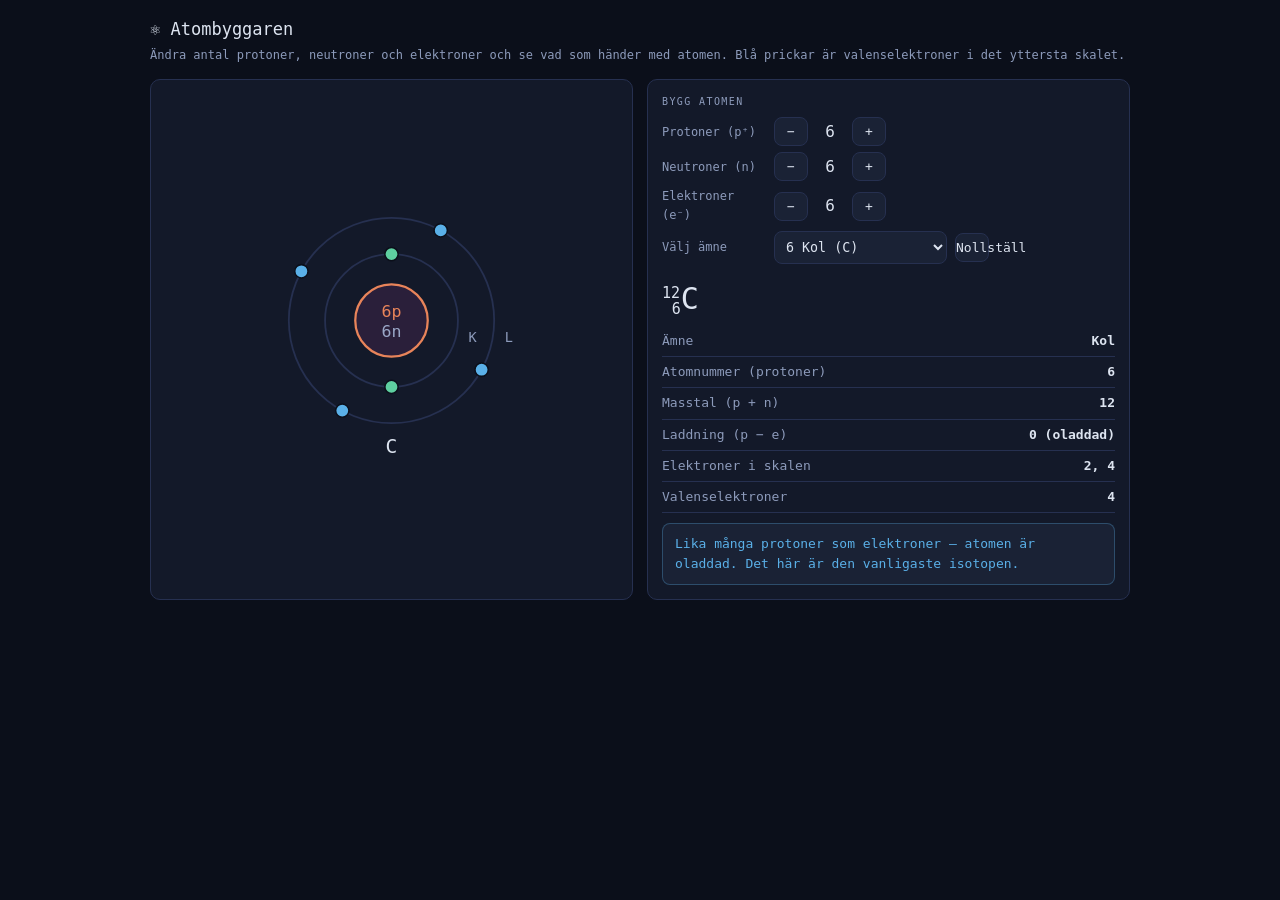
<file: apps/atombyggare.html>
<!doctype html>
<html lang="sv"><head><meta charset="utf-8"><meta name="viewport" content="width=device-width,initial-scale=1">
<title>Atombyggaren</title>
<link rel="stylesheet" href="kemi.css"></head><body><div class="app">

<h1>⚛️ Atombyggaren</h1>
<p class="lead">Ändra antal protoner, neutroner och elektroner och se vad som händer med atomen. Blå prickar är valenselektroner i det yttersta skalet.</p>
<div class="row">
  <div class="panel grow"><svg id="svg" viewBox="0 0 300 300"></svg></div>
  <div class="panel grow">
    <div class="label">Bygg atomen</div>
    <div class="ctrl"><span class="name">Protoner (p⁺)</span><button id="p-" aria-label="Färre protoner">−</button><span class="val" id="pv"></span><button id="p+" aria-label="Fler protoner">+</button></div>
    <div class="ctrl"><span class="name">Neutroner (n)</span><button id="n-" aria-label="Färre neutroner">−</button><span class="val" id="nv"></span><button id="n+" aria-label="Fler neutroner">+</button></div>
    <div class="ctrl"><span class="name">Elektroner (e⁻)</span><button id="e-" aria-label="Färre elektroner">−</button><span class="val" id="ev"></span><button id="e+" aria-label="Fler elektroner">+</button></div>
    <div class="ctrl"><span class="name">Välj ämne</span><select id="pick" style="font-family:var(--mono);background:var(--surface2);color:var(--text);border:1px solid var(--border);border-radius:8px;padding:7px"></select> <button id="reset">Nollställ</button></div>
    <div style="font-size:30px;margin:12px 0 4px" id="notation"></div>
    <div class="stat"><span>Ämne</span><b id="s-name"></b></div>
    <div class="stat"><span>Atomnummer (protoner)</span><b id="s-z"></b></div>
    <div class="stat"><span>Masstal (p + n)</span><b id="s-a"></b></div>
    <div class="stat"><span>Laddning (p − e)</span><b id="s-c"></b></div>
    <div class="stat"><span>Elektroner i skalen</span><b id="s-sh"></b></div>
    <div class="stat"><span>Valenselektroner</span><b id="s-v"></b></div>
    <div class="msg info" id="msg"></div>
  </div>
</div><script src="kemi.js"></script><script>

let p=6,n=6,e=6;
const sel=$("pick"); EL.forEach(x=>sel.add(new Option(x.z+" "+x.name+" ("+x.sym+")",x.z)));
function clamp(){p=Math.max(1,Math.min(20,p));n=Math.max(0,Math.min(24,n));e=Math.max(0,Math.min(22,e));}
function render(){
  clamp();
  const el=byZ(p), c=p-e, a=p+n, sh=shells(e);
  const svg=$("svg"); svg.innerHTML="";
  drawAtom(svg,{p,n,e,maxShells:Math.max(sh.length,shells(p).length),label:el.sym+charge(c)});
  $("pv").textContent=p;$("nv").textContent=n;$("ev").textContent=e;sel.value=p;
  $("notation").innerHTML=`<sup style="font-size:.5em">${a}</sup><sub style="font-size:.5em;margin-left:-.55em;vertical-align:-.35em">${p}</sub>${el.sym}<sup style="font-size:.5em">${charge(c)}</sup>`;
  $("s-name").textContent=el.name;$("s-z").textContent=p;$("s-a").textContent=a;
  $("s-c").textContent=c===0?"0 (oladdad)":(c>0?"+"+c:c);
  $("s-sh").textContent=sh.length?sh.join(", "):"–";
  $("s-v").textContent=sh.length?sh[sh.length-1]:0;
  const iso=n===el.mass-p;
  let m=c===0?"Lika många protoner som elektroner – atomen är oladdad.":
    c>0?`Atomen har ${c} elektron${c>1?"er":""} för lite och är en positiv jon (katjon).`:
    `Atomen har ${-c} elektron${-c>1?"er":""} för mycket och är en negativ jon (anjon).`;
  m+=iso?" Det här är den vanligaste isotopen.":` Antalet neutroner skiljer sig från den vanligaste isotopen (${el.mass-p} n) – det är en annan isotop av ${el.name.toLowerCase()}.`;
  if(c===0 && sh.length && sh[sh.length-1]===(sh.length===1?2:8)) m+=" Yttersta skalet är fullt – en ädelgas!";
  $("msg").textContent=m;
}
$("p+").onclick=()=>{p++;e++;n++;render()};$("p-").onclick=()=>{p--;e--;n--;render()};
$("n+").onclick=()=>{n++;render()};$("n-").onclick=()=>{n--;render()};
$("e+").onclick=()=>{e++;render()};$("e-").onclick=()=>{e--;render()};
sel.onchange=()=>{p=+sel.value;e=p;n=byZ(p).mass-p;render()};
$("reset").onclick=()=>{e=p;n=byZ(p).mass-p;render()};
render();
</script></body></html>
</file>
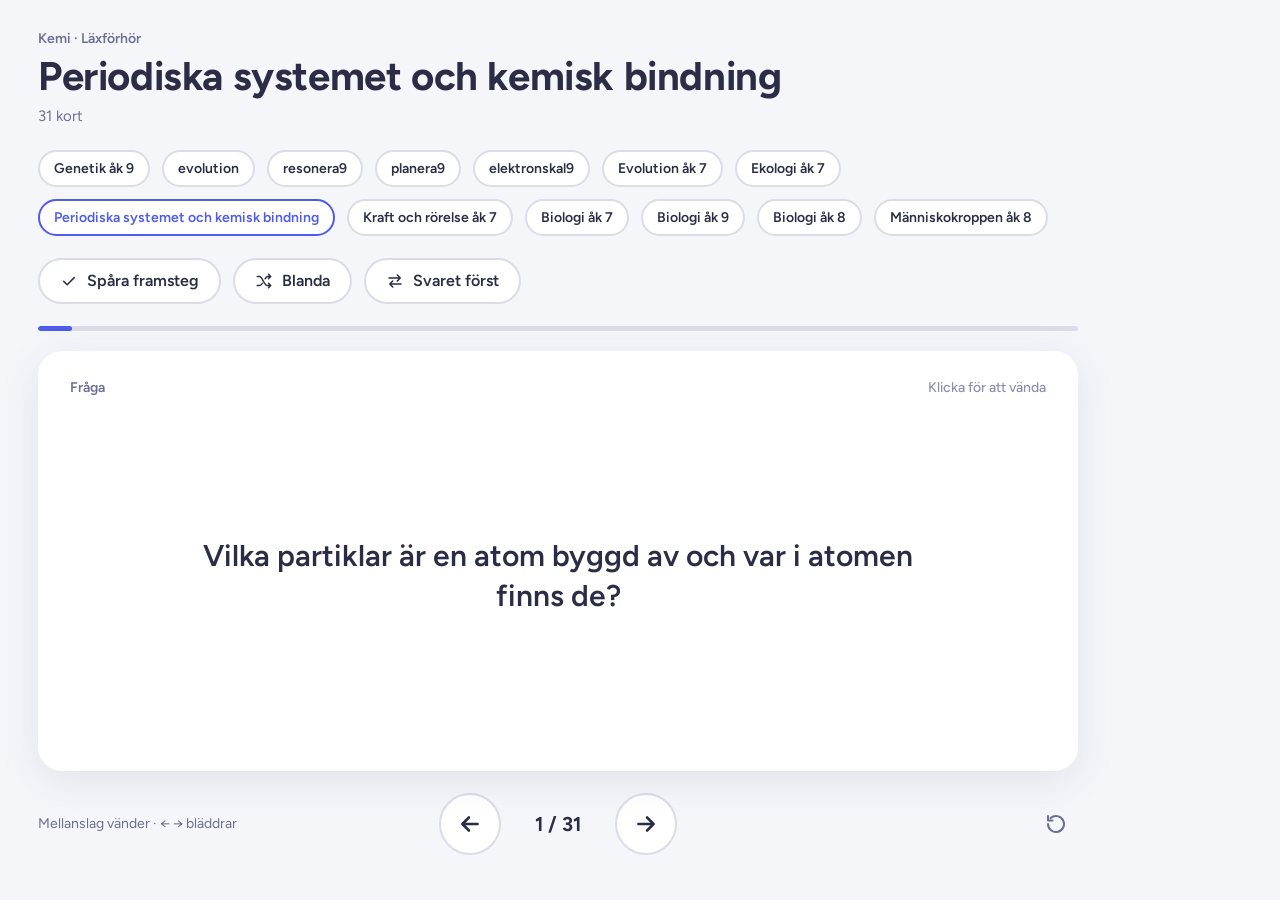
<file: apps/fragekort.html>
<!DOCTYPE html>
<html lang="sv">
<head>
<meta charset="utf-8">
<meta name="viewport" content="width=device-width,initial-scale=1">
<title>Frågekort</title>
<link rel="preconnect" href="https://fonts.googleapis.com">
<link href="https://fonts.googleapis.com/css2?family=Figtree:wght@400;500;600;700&display=swap" rel="stylesheet">
<style>
:root{--bg:#f5f6fa;--card:#fff;--ink:#2a2d45;--mut:#6b7090;--line:#dcdce8;--accent:#4f5bef;--good:#1f9d6b;--bad:#d64545}
*{box-sizing:border-box;margin:0;padding:0}
body{font-family:Figtree,system-ui,-apple-system,"Segoe UI",Roboto,sans-serif;background:var(--bg);color:var(--ink);padding:28px 38px 40px;line-height:1.5}
.wrap{max-width:1040px}
.eyebrow{font-size:14px;font-weight:600;color:var(--mut)}
h1{font-size:40px;line-height:1.15;font-weight:700;margin:4px 0 6px;letter-spacing:-.01em}
.count{font-size:15px;color:var(--mut);margin-bottom:22px}
.pills{display:flex;gap:12px;flex-wrap:wrap;margin-bottom:22px}
.pill{display:inline-flex;align-items:center;gap:9px;font:inherit;font-size:16px;font-weight:600;color:var(--ink);background:#fff;border:2px solid var(--line);border-radius:999px;padding:9px 20px;cursor:pointer}
.pill:hover{border-color:#b9bbd4}
.pill[aria-pressed=true]{border-color:var(--accent);color:var(--accent)}
.pill svg{width:18px;height:18px;stroke:currentColor;fill:none;stroke-width:2;stroke-linecap:round;stroke-linejoin:round}
.topics .pill{font-size:14px;padding:6px 14px}
.bar{height:5px;background:var(--line);border-radius:3px;margin-bottom:20px;overflow:hidden}
.bar i{display:block;height:100%;background:var(--accent);border-radius:3px;transition:width .25s}
.scene{perspective:1600px}
.flipper{display:grid;transform-style:preserve-3d;transition:transform .5s;cursor:pointer;outline:none}
.flipper.flip{transform:rotateY(180deg)}
.face{grid-area:1/1;backface-visibility:hidden;-webkit-backface-visibility:hidden;background:var(--card);border-radius:24px;box-shadow:0 10px 40px rgba(60,66,110,.10);padding:26px 32px 30px;min-height:420px;display:flex;flex-direction:column}
.face.back{transform:rotateY(180deg)}
.fhead{display:flex;justify-content:space-between;font-size:14px;font-weight:600;color:var(--mut)}
.fhead span:last-child{font-weight:500;color:#8a8fae}
.fbody{flex:1;display:flex;flex-direction:column;align-items:center;justify-content:center;text-align:center;gap:16px;padding:14px 8px 0}
.q{font-size:30px;font-weight:600;line-height:1.35;max-width:760px}
.ans{font-size:21px;line-height:1.6;max-width:720px}
.q.long,.ans.long{font-size:21px}
.opts{list-style:none;text-align:left;font-size:19px;max-width:700px;display:grid;gap:8px;margin-top:6px}
.opts li{background:#f5f6fa;border-radius:12px;padding:9px 14px}
.opts li.ok{background:#e1f5ec;color:#136a47;font-weight:600}
.fig svg{display:block;margin:0 auto}
.foot{display:grid;grid-template-columns:1fr auto 1fr;align-items:center;gap:12px;margin-top:22px}
.foot .hint{font-size:14px;color:var(--mut)}
.nav{display:flex;align-items:center;gap:22px}
.nav .n{font-size:20px;font-weight:700;min-width:70px;text-align:center}
.round{width:62px;height:62px;border-radius:50%;background:#fff;border:2px solid var(--line);display:grid;place-items:center;cursor:pointer}
.round:hover{border-color:#b9bbd4}
.round svg{width:26px;height:26px;stroke:var(--ink);fill:none;stroke-width:2.4;stroke-linecap:round;stroke-linejoin:round}
.rst{justify-self:end;width:44px;height:44px;border:none;background:none;cursor:pointer;display:grid;place-items:center}
.rst svg{width:24px;height:24px;stroke:var(--mut);fill:none;stroke-width:2;stroke-linecap:round;stroke-linejoin:round}
.track{display:none;justify-content:center;gap:12px;margin-top:16px}
.track.on{display:flex}
.track .pill.good{border-color:#a8dcc6;color:var(--good)}
.track .pill.bad{border-color:#f0b5b5;color:var(--bad)}
.track .pill.sel{background:#f5f6fa}
@media(max-width:640px){body{padding:18px 14px 30px}h1{font-size:28px}.pill{font-size:14px;padding:7px 14px}.q{font-size:23px}.ans{font-size:18px}.face{padding:18px 16px 22px;min-height:360px}.foot{grid-template-columns:1fr}.foot .hint,.rst{display:none}.nav{justify-content:center}}
</style>
</head>
<body>
<div class="wrap">
  <div class="eyebrow" id="eyebrow"></div>
  <h1 id="title">Frågekort</h1>
  <div class="count" id="count"></div>
  <div class="pills topics" id="topics" style="display:none"></div>
  <div class="pills">
    <button class="pill" id="bTrack" aria-pressed="false"><svg viewBox="0 0 24 24"><path d="M5 12.5l4.5 4.5L19 7.5"/></svg>Spåra framsteg</button>
    <button class="pill" id="bShuf" aria-pressed="false"><svg viewBox="0 0 24 24"><path d="M3 6h3c4 0 6 12 10 12h5M3 18h3c1.6 0 2.8-1.2 3.800-3M13.500 9C14.500 7.500 15.400 6 17 6h4M18 3l3 3-3 3M18 15l3 3-3 3"/></svg>Blanda</button>
    <button class="pill" id="bSwap" aria-pressed="false"><svg viewBox="0 0 24 24"><path d="M4 8h15M15 4l4 4-4 4M20 16H5M9 12l-4 4 4 4"/></svg>Svaret först</button>
  </div>
  <div class="bar"><i id="prog"></i></div>
  <div class="scene"><div class="flipper" id="card" tabindex="0" role="button" aria-label="Vänd kortet">
    <div class="face front"><div class="fhead"><span id="lf">Fråga</span><span>Klicka för att vända</span></div><div class="fbody" id="front"></div></div>
    <div class="face back"><div class="fhead"><span id="lb">Svar</span><span>Klicka för att vända</span></div><div class="fbody" id="back"></div></div>
  </div></div>
  <div class="track" id="track">
    <button class="pill bad" id="bMore">Öva mer</button>
    <button class="pill good" id="bKnown">Kunde det</button>
  </div>
  <div class="foot">
    <div class="hint">Mellanslag vänder · ← → bläddrar</div>
    <div class="nav">
      <button class="round" id="prev" aria-label="Föregående"><svg viewBox="0 0 24 24"><path d="M19 12H5M11 6l-6 6 6 6"/></svg></button>
      <div class="n" id="pos"></div>
      <button class="round" id="next" aria-label="Nästa"><svg viewBox="0 0 24 24"><path d="M5 12h14M13 6l6 6-6 6"/></svg></button>
    </div>
    <button class="rst" id="reset" aria-label="Börja om" title="Börja om"><svg viewBox="0 0 24 24"><path d="M4 12a8 8 0 1 0 2.600-5.900M4 4v4.500h4.500"/></svg></button>
  </div>
</div>
<script src="../src/lax-data.js"></script>
<script>
const TITLES={biologi7:"Biologi åk 7",biologi8:"Biologi åk 8",biologi9:"Biologi åk 9",evolution7:"Evolution åk 7",ekologi7:"Ekologi åk 7",manniska8:"Människokroppen åk 8",genetik:"Genetik åk 9",periodiska9:"Periodiska systemet och kemisk bindning",kraft7:"Kraft och rörelse åk 7"};
const SUBJ={periodiska9:"Kemi",kraft7:"Fysik"};
const $=id=>document.getElementById(id);
const esc=s=>String(s).replace(/[&<>]/g,c=>({"&":"&amp;","<":"&lt;",">":"&gt;"}[c]));

/* ───────── Figurer (SVG) ───────── */
const C={p:"#dc4a4a",n:"#5b6078",e:"#3b9ae1",v:"#f5c518",ring:"#dcdce8",ink:"#2a2d45",mut:"#6b7090"};
const svg=(w,h,s)=>`<svg viewBox="0 0 ${w} ${h}" width="${w}" role="img" style="max-width:100%;height:auto;font-family:inherit"><defs><marker id="ar" viewBox="0 0 10 10" refX="8" refY="5" markerWidth="7" markerHeight="7" orient="auto"><path d="M1 1L9 5L1 9z" fill="${C.mut}"/></marker></defs>${s}</svg>`;
const tx=(x,y,t,o={})=>`<text x="${x}" y="${y}" font-size="${o.s||14}" font-weight="${o.w||600}" fill="${o.c||C.ink}" text-anchor="${o.a||"start"}">${t}</text>`;
const dot=(x,y,r,f,st="")=>`<circle cx="${x}" cy="${y}" r="${r}" fill="${f}" ${st}/>`;
const ln=(x1,y1,x2,y2,o={})=>`<line x1="${x1}" y1="${y1}" x2="${x2}" y2="${y2}" stroke="${o.c||C.mut}" stroke-width="${o.w||1.3}" ${o.d?`stroke-dasharray="${o.d}"`:""} ${o.m?'marker-end="url(#ar)"':""}/>`;
const pol=(cx,cy,r,deg)=>[cx+r*Math.cos(deg*Math.PI/180),cy+r*Math.sin(deg*Math.PI/180)];
function atom(cx,cy,z,sh,o={}){
  const base=o.base??30,dr=o.dr??22,er=o.er??3.8,nr=o.nr??14;let s="";
  sh.forEach((n,i)=>{s+=dot(cx,cy,base+i*dr,"none",`stroke="${C.ring}" stroke-width="1.6"`)});
  s+=dot(cx,cy,nr,C.p)+(z===null?"":tx(cx,cy+nr*.32,z+"+",{s:nr*.8,c:"#fff",a:"middle",w:700}));
  sh.forEach((n,i)=>{for(let k=0;k<n;k++){const [x,y]=pol(cx,cy,base+i*dr,-90+360*k/n);
    s+=dot(x,y,er,(o.val&&i===sh.length-1)?C.v:C.e,(o.val&&i===sh.length-1)?`stroke="#c79a00" stroke-width=".8"`:"")}});
  return s;
}
const outer=(sh,o={})=>(o.base??30)+(sh.length-1)*(o.dr??22);
const nuc=(x,y,t)=>t==="p"?dot(x,y,8,C.p)+tx(x,y+4,"+",{s:12,c:"#fff",a:"middle",w:700}):dot(x,y,8,C.n);
const leg=(x,y,t,k)=>(k==="e"?dot(x,y,9,C.e)+tx(x,y+4.500,"−",{s:13,c:"#fff",a:"middle",w:700}):nuc(x,y,k).replace(/r="8"/,'r="9"'))+tx(x+20,y+5,t,{s:16,w:700});
const NM=["K","L","M","N"];
function lead(x1,y1,x2,y2,t,c){return ln(x1,y1,x2,y2,{d:"3 3",c:"#555"})+tx(x2+8,y2+5,t,{s:16,w:700,c})}
function cfgFig(sym,z,sh){
  const o={base:28,dr:22,val:true};const R=outer(sh,o);let s=atom(130,105,z,sh,o);
  sh.forEach((n,i)=>{s+=tx(270,70+i*28,`${NM[i]}-skalet: ${n} elektroner`,{s:16,w:600})});
  s+=dot(276,70+sh.length*28+22,6,C.v)+tx(290,70+sh.length*28+28,`valenselektroner: ${sh[sh.length-1]}`,{s:16,w:700});
  return svg(500,210,s+tx(130,200,sym,{s:15,a:"middle",c:C.mut}));
}
function ionRows(rows){let s="",h=0;
  rows.forEach(r=>{const y=h+60,o={base:16,dr:13,er:3,nr:10};
    s+=atom(80,y,r.z,r.a,{...o,val:true})+tx(80,y+62,r.sym,{a:"middle",s:15,c:C.mut});
    s+=ln(150,y,250,y,{m:1,w:2})+tx(200,y-12,r.t,{a:"middle",s:15});
    s+=atom(330,y,r.z,r.b,o)+tx(330,y+62,r.sym+r.ch+" (jon)",{a:"middle",s:15,c:C.mut})+tx(392,y-18,r.sym+r.ch,{s:24,w:700});h+=130});
  return svg(470,h,s)}
function table(fillFn,w,h,extra){let s="";const cs=20,g=2,x0=20,y0=30;
  for(let p=1;p<=7;p++)for(let gr=1;gr<=18;gr++){
    const ok=p===1?(gr===1||gr===18):p<=3?(gr<=2||gr>=13):true;if(!ok)continue;
    s+=`<rect x="${x0+(gr-1)*(cs+g)}" y="${y0+(p-1)*(cs+g)}" width="${cs}" height="${cs}" rx="4" fill="${fillFn(p,gr)}"/>`}
  return svg(w,h,s+extra)}
function mol(atoms,bonds,lone,cap,w=460,h=190){
  let s="";bonds.forEach(([i,j])=>{s+=ln(atoms[i].x,atoms[i].y,atoms[j].x,atoms[j].y,{c:C.ring,w:5})});
  atoms.forEach(a=>{const r=a.s==="H"?16:20,f=a.s==="H"?"#e8eaf4":a.s==="C"?C.n:C.p;
    s+=dot(a.x,a.y,r,f,a.s==="H"?`stroke="${C.ring}"`:"")+tx(a.x,a.y+5,a.s,{a:"middle",s:15,w:700,c:a.s==="H"?C.ink:"#fff"})});
  const pair=(x,y,dx,dy)=>dot(x+dx,y+dy,3.2,C.e)+dot(x-dx,y-dy,3.2,C.e);
  bonds.forEach(([i,j,n])=>{const a=atoms[i],b=atoms[j],mx=(a.x+b.x)/2,my=(a.y+b.y)/2,L=Math.hypot(b.x-a.x,b.y-a.y),dx=(b.x-a.x)/L,dy=(b.y-a.y)/L,px=-dy,py=dx;
    for(let k=0;k<n;k++){const off=(k-(n-1)/2)*15;s+=pair(mx+px*off,my+py*off,dx*4.5,dy*4.5)}});
  (lone||[]).forEach(([i,degs])=>degs.forEach(d=>{const a=atoms[i],[x,y]=pol(a.x,a.y,31,d),t=d*Math.PI/180;s+=pair(x,y,-Math.sin(t)*4.5,Math.cos(t)*4.5)}));
  return svg(w,h,s+tx(w/2,h-10,cap,{a:"middle",s:15,c:C.mut}))}
const CH4=()=>mol([{s:"C",x:230,y:90},{s:"H",x:230,y:28},{s:"H",x:230,y:152},{s:"H",x:158,y:90},{s:"H",x:302,y:90}],[[0,1,1],[0,2,1],[0,3,1],[0,4,1]],0,"4 delade elektronpar → fyra enkelbindningar",460,200);
const FIG={
 "periodiska9-1a":()=>svg(470,200,dot(100,95,54,"none",`stroke="${C.ring}" stroke-width="2"`)+nuc(90,86,"p")+nuc(108,86,"n")+nuc(90,104,"n")+nuc(108,104,"p")+dot(62,57,9,C.e)+tx(62,61.500,"−",{s:13,c:"#fff",a:"middle",w:700})+dot(138,133,9,C.e)+tx(138,137.500,"−",{s:13,c:"#fff",a:"middle",w:700})+tx(100,180,"kärna i mitten, elektroner i skal",{s:13,a:"middle",c:C.mut,w:500})+leg(235,60,"Proton (+)","p")+leg(235,95,"Neutron (0)","n")+leg(235,130,"Elektron (−)","e")),
 "periodiska9-1b":()=>{let s="";[[80,1,[1],"Väte"],[230,2,[2],"Helium"],[380,3,[2,1],"Litium"]].forEach(([x,z,sh,nm])=>{s+=atom(x,70,z,sh,{base:26,dr:16,nr:12,er:3.4})+tx(x,148,nm,{a:"middle",s:16})+tx(x,168,z+(z===1?" proton":" protoner"),{a:"middle",s:14,c:C.mut})});return svg(460,185,s)},
 "periodiska9-4a":()=>ionRows([{z:11,sym:"Na",a:[2,8,1],b:[2,8],ch:"⁺",t:"− 1 elektron"},{z:17,sym:"Cl",a:[2,8,7],b:[2,8,8],ch:"⁻",t:"+ 1 elektron"}]),
 "periodiska9-1d":()=>svg(470,200,atom(110,100,3,[2,1],{base:28,dr:22})+tx(240,80,"3 protoner (+)",{s:17})+tx(240,110,"3 elektroner (−)",{s:17})+ln(240,122,400,122,{c:C.ring,w:2})+tx(240,148,"laddning 0",{s:17,c:C.mut})),
 "periodiska9-1e":()=>{const [ex,ey]=[120,45];return svg(470,200,atom(120,100,2,[2],{base:55,er:5})+ln(ex+10,ey,ex+75,ey,{m:1,w:2})+tx(ex+82,ey+5,"hög hastighet",{s:15})+ln(ex,ey+9,ex,82,{m:1,d:"4 3",w:2})+tx(ex+12,72,"elektrisk kraft",{s:15}))},
 "periodiska9-1f":()=>{let s=atom(100,100,3,[2,1],{base:28,dr:22})+tx(100,28,"Atom",{a:"middle",s:17})+tx(100,190,"elektrisk kraft",{a:"middle",s:15,c:C.mut});
   s+=dot(350,100,15,C.v)+dot(350,100,32,"none",`stroke="${C.ring}" stroke-width="1.6"`)+dot(350,100,56,"none",`stroke="${C.ring}" stroke-width="1.6"`)+dot(382,100,5,C.e)+dot(350+56*Math.cos(2.4),100+56*Math.sin(2.4),7,"#3aa876")+tx(350,28,"Solsystem",{a:"middle",s:17})+tx(350,190,"gravitation",{a:"middle",s:15,c:C.mut});
   return svg(470,205,s)},
 "periodiska9-1g":()=>svg(470,170,`<rect x="30" y="25" width="104" height="116" rx="12" fill="#fff" stroke="${C.ink}" stroke-width="2"/>`+tx(42,60,"11",{s:20,w:700})+tx(82,102,"Na",{s:38,a:"middle",w:700})+tx(82,126,"natrium",{s:13,a:"middle",c:C.mut})+tx(42,44,"atomnummer",{s:10,c:C.mut,w:500})+ln(136,70,205,48,{m:1,w:2})+tx(214,52,"11 protoner (+)",{s:17})+ln(136,100,205,122,{m:1,w:2})+tx(214,128,"11 elektroner (−)",{s:17})),
 "periodiska9-1h":()=>{const cl=(x,l)=>l.map(([dx,dy,t])=>nuc(x+dx,85+dy,t)).join("");
   return svg(470,215,leg(120,20,"proton","p")+leg(250,20,"neutron","n")+cl(110,[[-10,-9,"p"],[10,-9,"p"],[0,9,"n"]])+cl(330,[[-10,-9,"p"],[10,-9,"p"],[-10,10,"n"],[10,10,"n"]])+tx(110,150,"³He",{a:"middle",s:26,w:700})+tx(110,172,"2 protoner, 1 neutron",{a:"middle",s:13,c:C.mut})+tx(330,150,"⁴He",{a:"middle",s:26,w:700})+tx(330,172,"2 protoner, 2 neutroner",{a:"middle",s:13,c:C.mut})+tx(220,205,"samma antal protoner, olika antal neutroner",{a:"middle",s:13,c:C.mut}))},
 "periodiska9-1i":()=>svg(470,190,[[-17,-14,"p"],[0,-20,"n"],[17,-14,"p"],[-20,3,"n"],[20,3,"n"],[-10,18,"p"],[10,18,"n"]].map(([dx,dy,t])=>nuc(100+dx,90+dy,t)).join("")+tx(190,70,"Protoner (+) stöter bort varandra.",{s:16})+tx(190,102,"Neutroner fungerar som klister",{s:16})+tx(190,124,"som håller ihop kärnan.",{s:16})),
 "periodiska9-2a":()=>{const sh=[2,8,1],o={base:24,dr:20,er:4.500,nr:13,val:true};let s=atom(130,100,11,sh,o);const [ax,ay]=pol(130,100,24+20,40);
   s+=lead(130,100-64,290,36,"valenselektron")+lead(130+64,100,290,100,"valensskal (yttersta)")+lead(ax,ay,290,166,"elektronskal");return svg(520,200,s)},
 "periodiska9-2b":()=>{const sh=[2,8,1],o={base:24,dr:20,er:4.500,nr:13};let s=atom(130,100,11,sh,o);
   [24,44,64].forEach((R,i)=>{const [x,y]=pol(130,100,R,[-20,10,30][i]);s+=lead(x,y,290,[40,100,160][i],NM[i]+"-skalet")});return svg(480,200,s)},
 "periodiska9-2c-kol":()=>cfgFig("kol",6,[2,4]),
 "periodiska9-2c-syre":()=>cfgFig("syre",8,[2,6]),
 "periodiska9-2c-natrium":()=>cfgFig("natrium",11,[2,8,1]),
 "periodiska9-3b":()=>table((p,g)=>p===3?"#bcd3f5":g===1?"#f8dc86":"#e8eaf4",600,200,tx(20,18,"grupp 1 (lodrät kolumn)",{s:13,c:"#a07d00"})+tx(430,30+2*22+15,"← period 3 (vågrät rad)",{s:13,c:"#2f62b5"})),
 "periodiska9-3c":()=>{let s="";[[80,3,[2,1],"Li"],[230,11,[2,8,1],"Na"],[380,19,[2,8,8,1],"K"]].forEach(([x,z,sh,n])=>{s+=atom(x,90,null,sh,{base:12,dr:11,er:3,nr:8,val:true})+tx(x,170,n,{a:"middle",s:17})});return svg(460,200,s+tx(230,192,"grupp 1: alla har 1 valenselektron (gul)",{a:"middle",s:14,c:C.mut}))},
 "periodiska9-3d":()=>{let s="";[[80,3,[2,1],"Li"],[230,6,[2,4],"C"],[380,10,[2,8],"Ne"]].forEach(([x,z,sh,n])=>{s+=atom(x,90,null,sh,{base:18,dr:18,er:3.4,nr:9})+tx(x,170,n,{a:"middle",s:17})});return svg(460,200,s+tx(230,192,"period 2: alla har 2 elektronskal",{a:"middle",s:14,c:C.mut}))},
 "periodiska9-3e":()=>{let s="";[[80,[2],"He"],[230,[2,8],"Ne"],[380,[2,8,8],"Ar"]].forEach(([x,sh,n])=>{s+=atom(x,90,null,sh,{base:16,dr:13,er:3.2,nr:8,val:true})+tx(x,170,n,{a:"middle",s:17})});return svg(460,200,s+tx(230,192,"fulla yttersta skal → stabila och oreaktiva",{a:"middle",s:14,c:C.mut}))},
 "periodiska9-3f":()=>ionRows([{z:11,sym:"Na",a:[2,8,1],b:[2,8],ch:"⁺",t:"lämnar ifrån sig 1 e⁻"}]),
 "periodiska9-4b-h2":()=>mol([{s:"H",x:160,y:80},{s:"H",x:300,y:80}],[[0,1,1]],0,"H–H: ett delat elektronpar",460,150),
 "periodiska9-4b-h2o":()=>mol([{s:"O",x:230,y:80},{s:"H",x:165,y:140},{s:"H",x:295,y:140}],[[0,1,1],[0,2,1]],[[0,[-125,-55]]],"två delade elektronpar → två enkelbindningar",460,190),
 "periodiska9-4b-ch4":CH4,
 "periodiska9-4c":()=>mol([{s:"O",x:170,y:80},{s:"O",x:290,y:80}],[[0,1,2]],[[0,[-125,125]],[1,[-55,55]]],"O=O: två delade elektronpar → dubbelbindning",460,170),
 "periodiska9-4d":CH4,"periodiska9-4e":CH4,
 "periodiska9-4f":()=>{let s="";for(let r=0;r<3;r++)for(let c=0;c<5;c++){const x=80+c*75,y=50+r*45;s+=dot(x,y,14,C.n)+tx(x,y+5,"+",{a:"middle",s:15,c:"#fff",w:700})}
   for(let i=0;i<40;i++){s+=dot(30+((i*97+13)%400),20+((i*53+7)%140),3,C.e)}return svg(460,200,s+tx(230,190,"positiva atomer (+) i ett moln av fria elektroner (blå)",{a:"middle",s:14,c:C.mut}))},
 "periodiska9-4g":()=>svg(470,110,tx(235,55,"Fe → Fe³⁺ + 3 e⁻",{a:"middle",s:32,w:700})+tx(235,92,"järnatomen lämnar 3 elektroner och får laddningen 3+",{a:"middle",s:14,c:C.mut})),
 "periodiska9-4h":()=>table((p,g)=>(g>=13||(p===1&&g===1))?"#f6c9c9":"#bcd3f5",600,240,dot(30,212,8,"#bcd3f5")+tx(46,217,"metaller → positiva joner",{s:14})+dot(300,212,8,"#f6c9c9")+tx(316,217,"icke-metaller → negativa joner",{s:14})+tx(580,18,"förenklad bild",{s:11,a:"end",c:C.mut,w:500}))
};

/* ── Figurer: Kraft och rörelse ── */
const KC={g:"#dc4a4a",n:"#1f9d6b",d:"#3b9ae1",f:"#e8923a",v:"#7a5cd6",wood:"#c9a46c",gr:"#8d91a8"};
function fa(x1,y1,x2,y2,c,w=4){const a=Math.atan2(y2-y1,x2-x1),h=11,[bx,by]=[x2-h*Math.cos(a),y2-h*Math.sin(a)],[px,py]=[-Math.sin(a)*6,Math.cos(a)*6];
  return `<line x1="${x1}" y1="${y1}" x2="${bx}" y2="${by}" stroke="${c}" stroke-width="${w}" stroke-linecap="round"/><polygon points="${x2},${y2} ${bx+px},${by+py} ${bx-px},${by-py}" fill="${c}"/>`}
const car=(x,y)=>`<rect x="${x-50}" y="${y-20}" width="100" height="20" rx="6" fill="#4f5bef"/><path d="M${x-28} ${y-20}l9-16h30l12 16z" fill="#6f79f2"/><rect x="${x-17}" y="${y-33}" width="13" height="11" fill="#dfe3ff"/><rect x="${x+1}" y="${y-33}" width="14" height="11" fill="#dfe3ff"/>${dot(x-28,y,11,"#2a2d45")}${dot(x+28,y,11,"#2a2d45")}${dot(x-28,y,4,"#aaa")}${dot(x+28,y,4,"#aaa")}`;
const person=(x,y,c="#2a2d45")=>dot(x,y-26,7,c)+`<line x1="${x}" y1="${y-19}" x2="${x}" y2="${y}" stroke="${c}" stroke-width="3"/><line x1="${x}" y1="${y-14}" x2="${x+9}" y2="${y-6}" stroke="${c}" stroke-width="3"/><line x1="${x}" y1="${y}" x2="${x-7}" y2="${y+13}" stroke="${c}" stroke-width="3"/><line x1="${x}" y1="${y}" x2="${x+7}" y2="${y+13}" stroke="${c}" stroke-width="3"/>`;
const rect=(x,y,w,h,f,st="",rx=3)=>`<rect x="${x}" y="${y}" width="${w}" height="${h}" rx="${rx}" fill="${f}" ${st}/>`;
const gtx=(x,y,t,c,o={})=>tx(x,y,t,{s:o.s||14,c,a:o.a||"middle",w:o.w||700});
function seesaw(xm,xc,hm,hc,extra){ // gungbräda med pivot i x=230
  const y=120;let s=ln(40,y+30,430,y+30,{c:C.ring,w:3});
  s+=`<polygon points="230,${y} 212,${y+30} 248,${y+30}" fill="${C.mut}"/>`+rect(60,y-7,340,9,KC.wood,"",4);
  s+=person(xm,y-8,"#2a2d45")+person(xc,y-8,"#7a5cd6").replace(/r="7"/,'r="6"');
  return s}
const FK={
 "kraft7-1":()=>svg(470,200,car(235,120)+fa(235,100,235,176,KC.g,5)+gtx(235,194,"Tyngd = 10 000 N",KC.g,{s:16})+tx(235,32,"massa 1000 kg",{a:"middle",s:16})+tx(235,54,"tyngd ≈ 10 · massan i kg",{a:"middle",s:15,c:C.mut,w:500})+ln(90,131,380,131,{c:C.ring,w:3})),
 "kraft7-3":()=>svg(470,230,ln(70,150,400,150,{c:C.gr,w:4})+car(235,139)+fa(235,112,235,52,KC.n,5)+fa(235,122,235,182,KC.g,5)+gtx(235,40,"Normalkraft 10 000 N",KC.n,{s:15})+gtx(235,205,"Tyngdkraft 10 000 N",KC.g,{s:15})+tx(410,112,"lika stora",{s:14,c:C.mut,w:500})+tx(410,132,"→ tar ut",{s:14,c:C.mut,w:500})+tx(410,152,"varandra",{s:14,c:C.mut,w:500})),
 "kraft7-4":()=>{const L=(x,y)=>dot(x,y,15,"#e8d34a",`stroke="#2a2d45" stroke-width="2"`);let s=ln(20,28,230,28,{c:C.gr,w:3})+ln(70,28,70,95,{c:C.gr,w:2.500})+ln(210,28,210,70,{c:C.gr,w:2.500})+ln(210,88,210,96,{c:C.gr,w:2.500,d:"3 5"})+ln(340,160,460,160,{c:C.gr,w:3});
   s+=L(70,110)+fa(70,95,70,40,KC.d)+fa(70,110,70,165,KC.g)+gtx(70,190,"a) hänger stilla",C.ink,{s:13})+gtx(70,208,"dragkraft = tyngdkraft",C.mut,{s:12,w:500});
   s+=L(210,130)+fa(210,130,210,185,KC.g)+gtx(210,210,"b) faller",C.ink,{s:13})+gtx(210,226,"bara tyngdkraft",C.mut,{s:12,w:500});
   s+=L(400,145)+fa(400,130,400,75,KC.n)+fa(400,145,400,200,KC.g)+gtx(400,222,"c) står på golvet",C.ink,{s:13})+gtx(400,240,"normalkraft = tyngdkraft",C.mut,{s:12,w:500});
   s+=dot(28,266,6,KC.g)+tx(40,271,"tyngdkraft",{s:13,c:KC.g})+dot(150,266,6,KC.d)+tx(162,271,"dragkraft",{s:13,c:KC.d})+dot(260,266,6,KC.n)+tx(272,271,"normalkraft",{s:13,c:KC.n});
   return svg(470,285,s)},
 "kraft7-6":()=>{let s=ln(20,152,450,152,{c:"#cfe6fb",w:14})+tx(26,188,"snö",{s:13,c:C.mut,w:500});
   s+=`<path d="M60 138 H350 Q372 138 392 118 L392 130 Q372 146 350 146 H60 z" fill="#c7d2fe"/>`;
   s+=rect(60,132,95,8,"#7fc8f8","",2)+rect(155,132,100,8,KC.f,"",2)+rect(255,132,95,8,"#7fc8f8","",2);
   s+=ln(108,128,108,96,{d:"3 3",c:"#555"})+gtx(108,88,"glidvalla",C.ink,{s:15})+ln(205,128,205,96,{d:"3 3",c:"#555"})+gtx(205,88,"fästvalla",KC.f,{s:15})+ln(302,128,302,96,{d:"3 3",c:"#555"})+gtx(302,88,"glidvalla",C.ink,{s:15});
   s+=fa(260,176,170,176,KC.d,3)+tx(268,181,"du trycker bakåt mot snön",{s:13,c:KC.d})+fa(170,200,260,200,KC.n,3)+tx(268,205,"friktion framåt",{s:13,c:KC.n});
   return svg(480,220,s)},
 "kraft7-9":()=>svg(470,220,seesaw(120,350)+fa(120,110,120,170,KC.g,4)+fa(350,110,350,140,KC.g,4)+gtx(120,190,"Man 60 kg",C.ink,{s:15})+gtx(120,208,"60 · 10 = 600 N",KC.g,{s:15})+gtx(350,190,"Barn 30 kg",C.ink,{s:15})+gtx(350,208,"30 · 10 = 300 N",KC.g,{s:15}),
 ),
 "kraft7-10":()=>{let s=seesaw(150,390);s+=fa(150,110,150,170,KC.g,4)+fa(390,110,390,140,KC.g,4);
   s+=ln(150,195,230,195,{c:C.mut})+ln(230,195,390,195,{c:C.mut})+tx(190,190,"L = 1 m",{a:"middle",s:13})+tx(310,190,"2,0 m",{a:"middle",s:13})+gtx(150,70,"600 N",KC.g,{s:14})+gtx(390,70,"300 N",KC.g,{s:14})
   +tx(235,225,"600 N · 1 m = 600 Nm  =  300 N · 2 m = 600 Nm",{a:"middle",s:15})+tx(235,247,"lika kraftmoment → jämvikt",{a:"middle",s:14,c:KC.n});
   return svg(470,260,s)},
 "kraft7-11":()=>{let s=rect(30,160,300,34,KC.wood,"",3)+tx(40,182,"trä",{s:13,c:"#6b4e1f"})+ln(70,118,70,168,{c:C.gr,w:4});
   s+=rect(46,108,258,9,"#4f5bef","",4)+`<polygon points="130,117 114,148 146,148" fill="${C.mut}" transform="translate(0,0)"/>`;
   s=s.replace('<polygon points="130,117 114,148 146,148"','<polygon points="130,117 114,160 146,160"');
   s+=fa(70,104,70,50,KC.d,6)+gtx(70,38,"stor kraft på spiken",KC.d,{s:13})+fa(300,50,300,102,KC.g,3)+gtx(300,38,"liten kraft från handen",KC.g,{s:13});
   s+=ln(70,208,130,208,{c:C.mut})+gtx(100,226,"kort avstånd",C.mut,{s:12,w:500})+ln(130,208,300,208,{c:C.mut})+gtx(215,226,"långt avstånd",C.mut,{s:12,w:500})+gtx(130,177,"vridpunkt",C.mut,{s:12,w:500}).replace(/y="177"/,'y="180"');
   return svg(470,240,s+tx(345,110,"hävstång",{s:18}))},
 "kraft7-12":()=>{let s=ln(30,60,440,60,{c:C.gr,w:3});[0,1,2,3].forEach(i=>{const x=60+i*115;s+=ln(x,52,x,68,{c:C.gr,w:2})+gtx(x,94,i*150+" km",C.ink,{s:14})+gtx(x,114,i+" h",C.mut,{s:13,w:500})});
   [0,1,2].forEach(i=>{const x=60+i*115;s+=fa(x+6,40,x+109,40,KC.d,3)+gtx(x+57,32,"150 km",KC.d,{s:12})});
   s+=rect(160,130,150,22,"#4f5bef","",5)+rect(312,134,40,18,"#6f79f2","",4)+dot(180,156,6,"#2a2d45")+dot(230,156,6,"#2a2d45")+dot(280,156,6,"#2a2d45")+dot(335,156,6,"#2a2d45");
   s+=gtx(235,190,"fart = sträcka / tid = 450 km / 3 h = 150 km/h",C.ink,{s:15});return svg(470,205,s)},
 "kraft7-13":()=>{let s=ln(40,120,430,120,{c:C.gr,w:3})+gtx(40,142,"0 m",C.ink,{s:13})+gtx(430,142,"60 m",C.ink,{s:13})+dot(380,100,11,"#d8e84a",`stroke="#2a2d45" stroke-width="1.5"`);
   s+=ln(330,92,300,92,{c:KC.d,w:2})+ln(335,100,295,100,{c:KC.d,w:2})+ln(330,108,305,108,{c:KC.d,w:2})+fa(60,70,400,70,KC.d,3)+gtx(230,56,"60 m på 1 s",KC.d,{s:15})+gtx(235,180,"fart = 60 m / 1 s = 60 m/s",C.ink,{s:16});
   return svg(470,200,s+dot(60,100,11,"#d8e84a",`stroke="#2a2d45" stroke-width="1.5" opacity=".4"`))},
 "kraft7-14":()=>{let s=dot(50,100,22,KC.f)+tx(50,142,"ljus",{a:"middle",s:13,c:C.mut});
   s+=fa(80,100,420,100,"#e8c75a",5)+gtx(250,80,"1 minut = 60 s",C.ink,{s:15})+gtx(250,128,"300 000 km/s · 60 s",C.ink,{s:15})+gtx(250,170,"= 18 000 000 km",KC.d,{s:20})+tx(250,194,"(18 miljoner km)",{a:"middle",s:13,c:C.mut,w:500});
   return svg(470,205,s)},
 "kraft7-15":()=>{let s=person(40,86)+ln(60,100,210,100,{c:KC.d,w:5})+gtx(135,86,"2 km",KC.d,{s:15})+gtx(135,126,"20 min = ⅓ h",C.ink,{s:13,w:500});
   s+=tx(20,160,"på 1 timme (3 · 20 min):",{s:13,c:C.mut,w:500});[0,1,2].forEach(i=>{s+=ln(40+i*155,185,40+i*155+145,185,{c:KC.d,w:5})+gtx(40+i*155+72,176,"2 km",KC.d,{s:12})});
   return svg(520,235,s+gtx(260,222,"3 · 2 km = 6 km på 1 h → 6 km/h",C.ink,{s:16}))},
 "kraft7-16":()=>{let s=ln(60,170,60,30,{c:C.ink,w:2})+ln(60,170,420,170,{c:C.ink,w:2})+tx(64,26,"fart (m/s)",{s:12,c:C.mut,w:500})+tx(428,164,"tid (s)",{a:"end",s:12,c:C.mut,w:500});
   s+=ln(60,170,380,50,{c:KC.d,w:4})+ln(380,50,380,170,{c:C.ring,w:1.5,d:"4 3"})+ln(60,50,380,50,{c:C.ring,w:1.5,d:"4 3"})+gtx(380,188,"10 s",C.ink,{s:13})+tx(34,54,"100",{s:13})+tx(44,174,"0",{s:13});
   s+=tx(235,132,"a = 100 / 10",{s:17})+tx(235,156,"= 10 m/s²",{s:17,c:KC.d});return svg(470,205,s)},
 "kraft7-17":()=>{let s=ln(20,150,460,150,{c:C.gr,w:3})+rect(180,150,70,10,"#c9c1b0","",2)+tx(215,176,"grus",{a:"middle",s:13,c:C.mut});
   s+=rect(62,128,52,9,"#c0392b","",4)+person(95,128)+fa(70,92,130,92,KC.d,3)+gtx(100,80,"hög fart",KC.d,{s:13});
   s+=rect(176,128,52,9,"#c0392b","",4)+`<path d="M205 96 Q300 40 360 138" fill="none" stroke="${KC.v}" stroke-width="2.500" stroke-dasharray="5 4"/>`+person(205,128).replace(/#2a2d45/g,"#2a2d45").replace("",""); 
   s+=ln(352,138,376,138,{c:"#2a2d45",w:3})+dot(380,134,7,"#2a2d45")+gtx(300,62,"tröghet: kroppen fortsätter framåt",KC.v,{s:13})+fa(335,76,342,112,KC.g,3)+tx(350,96,"tyngdkraft",{s:12,c:KC.g})+fa(420,172,350,172,KC.f,3)+tx(425,192,"friktion bromsar",{a:"end",s:12,c:KC.f});
   return svg(470,205,s)},
 "kraft7-18":()=>{let s=dot(190,115,28,"#e9ecf7",`stroke="#2a2d45" stroke-width="2"`)+dot(190,86,14,"#e9ecf7",`stroke="#2a2d45" stroke-width="2"`)+rect(185,90,10,7,"#4f5bef","",2)+rect(300,108,26,12,"#7a7e94","",3);
   s+=fa(232,50,302,50,KC.g,4)+fa(148,50,78,50,KC.g,4)+gtx(268,38,"kraft F",KC.g,{s:13})+gtx(112,38,"lika stor F",KC.g,{s:13});
   s+=fa(330,114,440,114,KC.d,5)+gtx(385,100,"verktyget: stor fart",KC.d,{s:13})+fa(150,150,110,150,KC.d,3).replace(/y1="150"/,'y1="150"')+gtx(118,172,"astronauten: liten fart",KC.d,{s:13});
   return svg(470,200,s+tx(235,194,"kraft och motkraft (Newtons 3:e lag)",{a:"middle",s:13,c:C.mut,w:500}))}
};
Object.assign(FIG,FK);


/* ── Figurer: egna frågor om centralrörelse och fritt fall ── */
Object.assign(FIG,{
 "kraft7-c1":()=>{const ring=(x)=>dot(x,115,62,"none",`stroke="${C.ring}" stroke-width="1.6" stroke-dasharray="5 5"`)+dot(x,115,4,C.ink);
   let s=gtx(100,24,"medan vajern håller",C.ink,{s:15})+gtx(350,24,"när vajern släpps",C.ink,{s:15});
   s+=ring(100)+ln(100,115,162,115,{c:C.ink,w:2})+dot(162,115,12,"#e8923a",`stroke="${C.ink}" stroke-width="1.5"`)+fa(150,115,112,115,KC.g,4)+gtx(130,102,"F",KC.g,{s:15})+fa(162,128,162,195,KC.d,3)+tx(174,170,"v",{s:15,c:KC.d});
   s+=ring(350)+dot(412,115,12,"#e8923a",`stroke="${C.ink}" stroke-width="1.5"`)+fa(412,128,412,205,KC.d,3).replace('stroke-linecap="round"','stroke-linecap="round" stroke-dasharray="6 5"');
   s+=tx(404,170,"rak linje",{a:"end",s:14,c:KC.d})+tx(404,188,"(tangenten)",{a:"end",s:13,c:KC.d,w:500});
   return svg(470,225,s)},
 "kraft7-c2":()=>{let s=dot(130,115,80,"none",`stroke="${C.ring}" stroke-width="1.6" stroke-dasharray="5 5"`)+dot(130,115,4,C.ink)+tx(130,140,"mitten",{a:"middle",s:12,c:C.mut,w:500});
   s+=dot(210,115,13,"#e8923a",`stroke="${C.ink}" stroke-width="1.5"`)+fa(197,115,150,115,KC.g,4)+fa(210,129,210,205,KC.d,3)+fa(225,115,268,115,"#9aa3b5",3).replace('stroke-linecap="round"','stroke-linecap="round" stroke-dasharray="5 4"');
   s+=dot(310,70,6,KC.g)+tx(324,68,"centripetalkraft",{s:15})+tx(324,86,"riktig kraft, inåt",{s:13,c:C.mut,w:500});
   s+=dot(310,125,6,KC.d)+tx(324,123,"kroppen vill rakt fram",{s:15})+tx(324,141,"tröghet",{s:13,c:C.mut,w:500});
   s+=dot(310,180,6,"#9aa3b5")+tx(324,178,"centrifugalkraft",{s:15})+tx(324,196,"skenkraft, känns som utåt",{s:13,c:C.mut,w:500});
   return svg(540,225,s)},
 "kraft7-c3":()=>{let s=tx(60,22,"start",{a:"middle",s:12,c:C.mut})+tx(180,22,"fart",{s:12,c:C.mut})+tx(500,22,"fallit",{a:"end",s:12,c:C.mut});
   for(let t=0;t<=3;t++){const y=40+5*t*t*2.4;s+=dot(60,y,8,"#8d91a8",`stroke="${C.ink}" stroke-width="1.5"`)+tx(82,y+5,t+" s",{s:14});
     if(t>0)s+=rect(180,y-5,10*t*4,10,KC.d,"",3)+tx(186+10*t*4,y+5,10*t+" m/s",{s:14,c:KC.d});
     s+=tx(500,y+5,5*t*t+" m",{a:"end",s:14,c:C.mut})}
   s+=ln(60,40,60,40+45*2.4,{c:C.gr,d:"3 4"})+gtx(260,178,"v = 10 · 3 = 30 m/s,  s = 5 · 3² = 45 m",C.ink,{s:15});
   return svg(520,195,s)},
 "kraft7-c4":()=>{let s="";
   [[80,"#f4f1e8",28,22,"papper i luft","bromsas mycket"],[235,"#4a4f63",64,22,"järn i luft","bromsas lite"]].forEach(([x,f,g,l,t,u])=>{
     s+=dot(x,100,16,f,`stroke="${C.ink}" stroke-width="1.5"`)+fa(x,118,x,118+g,KC.g,5)+fa(x,82,x,82-l,KC.d,5)+gtx(x,208,t,C.ink,{s:15})+gtx(x,226,u,C.mut,{s:12,w:500})});
   s+=dot(370,100,16,"#f4f1e8",`stroke="${C.ink}" stroke-width="1.5"`)+dot(420,100,16,"#4a4f63",`stroke="${C.ink}" stroke-width="1.5"`)+fa(370,118,370,168,KC.g,4)+fa(420,118,420,168,KC.g,4)+gtx(395,208,"i vakuum",C.ink,{s:15})+gtx(395,226,"landar samtidigt",C.mut,{s:12,w:500});
   s+=dot(24,24,6,KC.g)+tx(36,29,"tyngdkraft",{s:13})+dot(130,24,6,KC.d)+tx(142,29,"luftmotstånd",{s:13});
   return svg(500,245,s)}
});

/* ───────── Kort ───────── */
const frontHtml=q=>{
  const long=q.text.length>90?" long":"";
  let h=`<p class="q${long}">${esc(q.text)}</p>`;
  if(q.type==="multi")h+=`<ul class="opts">${Object.keys(q.opts).sort().map(k=>`<li>${k}. ${esc(q.opts[k])}</li>`).join("")}</ul>`;
  return h};
const backHtml=q=>{
  let h="";const f=FIG[q.id];
  if(f)h+=`<div class="fig">${f()}</div>`;
  if(q.type==="multi"){
    h+=`<ul class="opts">${Object.keys(q.opts).sort().map(k=>`<li class="${(q.correct||[]).includes(k)?"ok":""}">${(q.correct||[]).includes(k)?"✓ ":""}${k}. ${esc(q.opts[k])}</li>`).join("")}</ul>`;
  }else{const t=(q.modelAnswer||q.explanation||"").replace(/\b\d+ p:\s*/g,"").replace(/\s*Godta också:.*$/s,"");h+=`<p class="ans${t.length>180?" long":""}">${esc(t)}</p>`}
  return h};

let topic,all=[],order=[],i=0,flip=false,swap=false,track=false,shuf=false,mark={};
function paint(){
  const n=order.length;
  if(!n){$("front").innerHTML='<p class="q">Inga kort här.</p>';$("back").innerHTML="";return}
  const q=order[i],F=frontHtml(q),B=backHtml(q);
  $("front").innerHTML=swap?B:F;$("back").innerHTML=swap?F:B;
  $("lf").textContent=swap?"Svar":"Fråga";$("lb").textContent=swap?"Fråga":"Svar";
  $("card").classList.toggle("flip",flip);
  $("pos").textContent=`${i+1} / ${n}`;
  $("prog").style.width=((i+1)/n*100)+"%";
  const known=Object.values(mark).filter(v=>v==="known").length;
  $("count").textContent=`${n} kort`+(track?` · kunde det: ${known} av ${n}`:"");
  $("bKnown").classList.toggle("sel",mark[q.id]==="known");$("bMore").classList.toggle("sel",mark[q.id]==="more");
}
function go(d){flip=false;i=(i+d+order.length)%order.length;paint()}
function build(keep){order=all.slice();if(shuf)order.sort(()=>Math.random()-.5);if(!keep)i=0;flip=false;paint()}
function load(t){topic=t;all=(LAX_DATA[t]||[]).slice();mark={};i=0;shuf=false;swap=false;track=false;
  ["bTrack","bShuf","bSwap"].forEach(b=>$(b).setAttribute("aria-pressed","false"));$("track").classList.remove("on");
  $("eyebrow").textContent=(SUBJ[t]||"Biologi")+" · Läxförhör";$("title").textContent=TITLES[t]||t;
  document.title="Frågekort – "+(TITLES[t]||t);
  document.querySelectorAll("#topics button").forEach(b=>b.setAttribute("aria-pressed",b.dataset.k===t));build()}
const P=new URLSearchParams(location.search),want=P.get("topic");
if(!want){const tp=$("topics");tp.style.display="flex";Object.keys(LAX_DATA).forEach(k=>{const b=document.createElement("button");b.className="pill";b.textContent=TITLES[k]||k;b.dataset.k=k;b.setAttribute("aria-pressed","false");b.onclick=()=>load(k);tp.appendChild(b)})}
$("card").onclick=()=>{flip=!flip;$("card").classList.toggle("flip",flip)};
document.addEventListener("keydown",e=>{
  if(e.key===" "){e.preventDefault();$("card").click()}
  else if(e.key==="ArrowRight")go(1);else if(e.key==="ArrowLeft")go(-1)});
$("next").onclick=()=>go(1);$("prev").onclick=()=>go(-1);
const tog=(id,f)=>$(id).onclick=()=>{const on=$(id).getAttribute("aria-pressed")!=="true";$(id).setAttribute("aria-pressed",on);f(on)};
tog("bTrack",on=>{track=on;$("track").classList.toggle("on",on);paint()});
tog("bShuf",on=>{shuf=on;build()});
tog("bSwap",on=>{swap=on;flip=false;paint()});
$("bKnown").onclick=()=>{mark[order[i].id]="known";go(1)};
$("bMore").onclick=()=>{mark[order[i].id]="more";go(1)};
$("reset").onclick=()=>{mark={};shuf=false;$("bShuf").setAttribute("aria-pressed","false");build()};
load(LAX_DATA[want]?want:(LAX_DATA.periodiska9?"periodiska9":Object.keys(LAX_DATA)[0]));
</script>
</body>
</html>
</file>
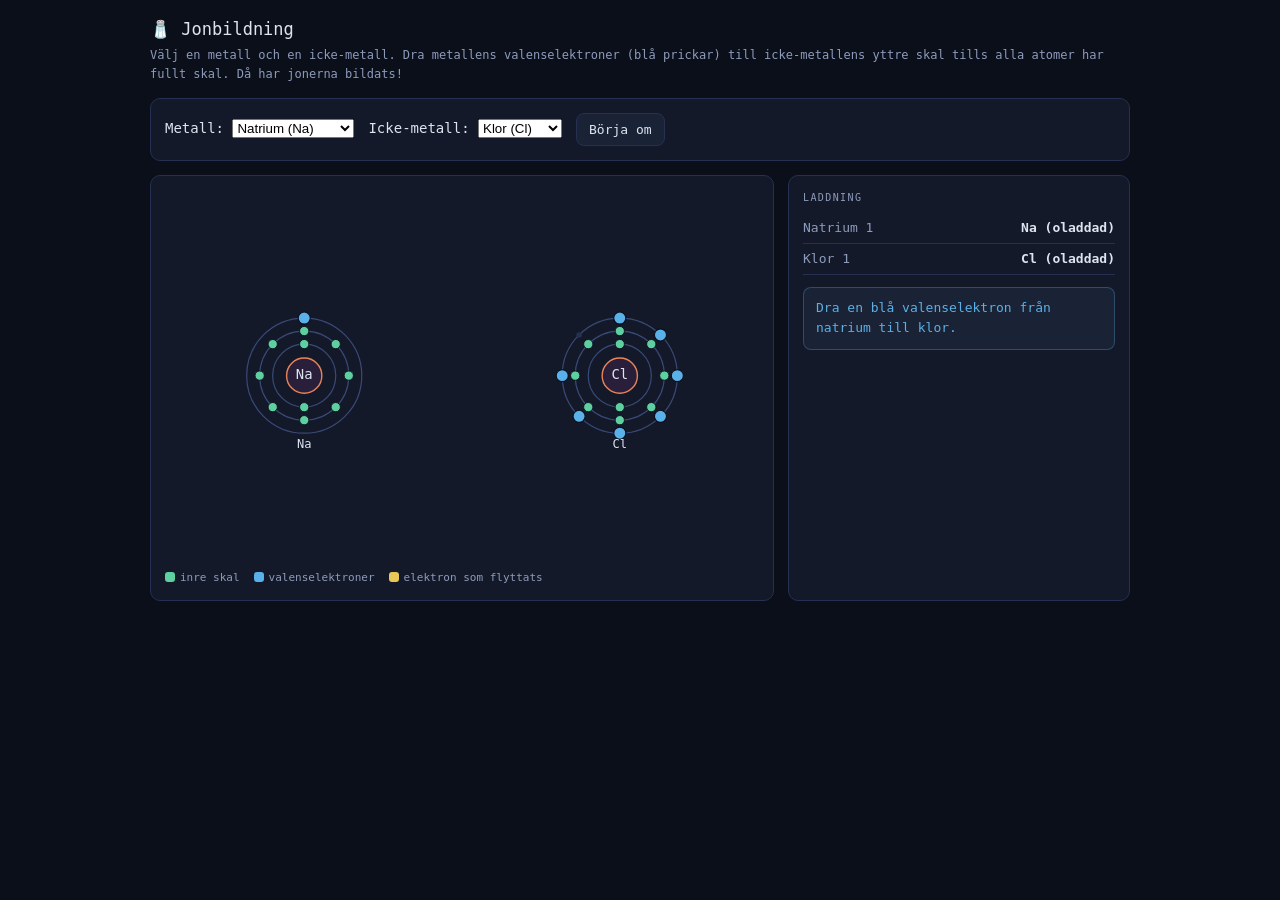
<file: apps/jonbildning.html>
<!doctype html>
<html lang="sv"><head><meta charset="utf-8"><meta name="viewport" content="width=device-width,initial-scale=1">
<title>Jonbildning</title>
<link rel="stylesheet" href="kemi.css"><style>svg{touch-action:none;user-select:none}</style></head><body><div class="app">

<h1>🧂 Jonbildning</h1>
<p class="lead">Välj en metall och en icke-metall. Dra metallens valenselektroner (blå prickar) till icke-metallens yttre skal tills alla atomer har fullt skal. Då har jonerna bildats!</p>
<div class="panel" style="margin-bottom:14px"><div class="row" style="align-items:center">
  <label>Metall: <select id="m"></select></label>
  <label>Icke-metall: <select id="nm"></select></label>
  <button id="reset">Börja om</button></div></div>
<div class="row">
  <div class="panel grow" style="flex:2 1 420px"><svg id="svg" viewBox="0 0 640 400"></svg>
    <div class="legend"><span><i style="background:#5ecfa0"></i>inre skal</span><span><i style="background:#5ab0e8"></i>valenselektroner</span><span><i style="background:#e8c75a"></i>elektron som flyttats</span></div></div>
  <div class="panel grow" style="flex:1 1 240px"><div class="label">Laddning</div><div id="ch"></div>
    <div class="msg info" id="msg" style="margin-top:12px"></div></div>
</div>
</div><script src="kemi.js"></script><script>

const metals=["Li","Na","K","Mg","Ca","Al"],nons=["F","Cl","O","S","N"];
const ide={F:"fluorid",Cl:"klorid",O:"oxid",S:"sulfid",N:"nitrid"};
const msel=$("m"),nsel=$("nm");
metals.forEach(s=>msel.add(new Option(bySym(s).name+" ("+s+")",s)));
nons.forEach(s=>nsel.add(new Option(bySym(s).name+" ("+s+")",s)));
msel.value="Na";nsel.value="Cl";
const W=640,H=400,svg=$("svg");
const val=e=>shells(e.z).pop(),gcd=(a,b)=>b?gcd(b,a%b):a;
let M,N,vm,need,a,b,mEls,mAt,nAt;   // mEls: metallens valenselektroner {m, to}
function setup(){
  M=bySym(msel.value);N=bySym(nsel.value);vm=val(M);need=8-val(N);
  const L=vm*need/gcd(vm,need);a=L/vm;b=L/need;
  const col=(k,x)=>Array.from({length:k},(_,i)=>({x,y:(i+.5)*H/k}));
  mAt=col(a,150);nAt=col(b,490);
  mEls=[];for(let m=0;m<a;m++)for(let k=0;k<vm;k++)mEls.push({m,to:null});
  draw();
}
const ringR=(i,s)=>(24+14*i)*s;
function scaleFor(k,z){const n=shells(z).length;return Math.min(1,(H/k)/(2*(24+14*(n-1))+22))}
function nativeSlots(){const slots=[];for(let k=0;k<8-need;k++)slots.push(Math.floor(k*8/(8-need)));return slots}
function freeSlots(){const nat=nativeSlots();return [0,1,2,3,4,5,6,7].filter(s=>!nat.includes(s))}
function draw(){
  svg.innerHTML="";
  const sm=scaleFor(a,M.z),sn=scaleFor(b,N.z);
  const moved=m=>mEls.filter(e=>e.m===m&&e.to!==null).length;
  const added=n=>mEls.filter(e=>e.to===n).length;
  const nshM=shells(M.z).length,nshN=shells(N.z).length;
  // metaller
  mAt.forEach((P,m)=>{
    const e=M.z-moved(m),sh=shells(e);
    for(let i=0;i<nshM;i++)svg.appendChild(mkSvg("circle",{cx:P.x,cy:P.y,r:ringR(i,sm)+10*sm,fill:"none",stroke:"#3a4a78","stroke-width":1.3,"stroke-dasharray":i<sh.length?"":"3 4"}));
    svg.appendChild(mkSvg("circle",{cx:P.x,cy:P.y,r:15*sm+4,fill:"#2a1f3a",stroke:"#e8845a","stroke-width":1.5}));
    svg.appendChild(mkSvg("text",{x:P.x,y:P.y+4,"text-anchor":"middle","font-size":13*sm+2,fill:"#dde4f0"},M.sym));
    const lost0=moved(m)===vm;
    sh.forEach((c,i)=>{
      const r=ringR(i,sm)+10*sm,outer=i===nshM-1;
      if(outer)return; // yttre skalets elektroner ritas som dragbara nedan
      for(let k=0;k<c;k++){const ang=2*Math.PI*k/c-Math.PI/2;
        svg.appendChild(mkSvg("circle",{cx:P.x+r*Math.cos(ang),cy:P.y+r*Math.sin(ang),r:4*sm+1,fill:(lost0&&i===sh.length-1)?"#5ab0e8":"#5ecfa0",stroke:"#0b0f1a","stroke-width":1}))}});
    // om hela yttre skalet flyttats är nästa skal det yttersta: rita med blå färg som fullt skal
    const lost=moved(m)===vm;
    const mine=mEls.filter(x=>x.m===m&&x.to===null);
    const r=ringR(nshM-1,sm)+10*sm;
    mine.forEach((el,k)=>{const ang=2*Math.PI*k/mine.length-Math.PI/2;
      const d=mkSvg("circle",{cx:P.x+r*Math.cos(ang),cy:P.y+r*Math.sin(ang),r:5*sm+1.5,fill:"#5ab0e8",stroke:"#0b0f1a","stroke-width":1.2});
      enableDrag(d,svg,[W,H],(x,y)=>drop(el,x,y,sn));svg.appendChild(d)});
    svg.appendChild(mkSvg("text",{x:P.x,y:P.y+(ringR(nshM-1,sm)+26*sm),"text-anchor":"middle","font-size":13,fill:moved(m)?"#e8c75a":"#dde4f0"},M.sym+charge(moved(m))));
  });
  // icke-metaller
  nAt.forEach((P,n)=>{
    const ad=mEls.filter(e=>e.to===n);
    for(let i=0;i<nshN;i++)svg.appendChild(mkSvg("circle",{cx:P.x,cy:P.y,r:ringR(i,sn)+10*sn,fill:"none",stroke:(i===nshN-1&&val(N)+ad.length===8)?"#5ecfa0":"#3a4a78","stroke-width":1.3}));
    svg.appendChild(mkSvg("circle",{cx:P.x,cy:P.y,r:15*sn+4,fill:"#2a1f3a",stroke:"#e8845a","stroke-width":1.5}));
    svg.appendChild(mkSvg("text",{x:P.x,y:P.y+4,"text-anchor":"middle","font-size":13*sn+2,fill:"#dde4f0"},N.sym));
    shells(N.z).forEach((c,i)=>{if(i===nshN-1)return;const r=ringR(i,sn)+10*sn;
      for(let k=0;k<c;k++){const ang=2*Math.PI*k/c-Math.PI/2;
        svg.appendChild(mkSvg("circle",{cx:P.x+r*Math.cos(ang),cy:P.y+r*Math.sin(ang),r:4*sn+1,fill:"#5ecfa0",stroke:"#0b0f1a","stroke-width":1}))}});
    const r=ringR(nshN-1,sn)+10*sn;
    const nat=nativeSlots(),free=freeSlots();
    nat.forEach(s=>{const ang=2*Math.PI*s/8-Math.PI/2;
      svg.appendChild(mkSvg("circle",{cx:P.x+r*Math.cos(ang),cy:P.y+r*Math.sin(ang),r:5*sn+1.5,fill:"#5ab0e8",stroke:"#0b0f1a","stroke-width":1.2}))});
    free.forEach((s,k)=>{const ang=2*Math.PI*s/8-Math.PI/2,x=P.x+r*Math.cos(ang),y=P.y+r*Math.sin(ang);
      if(k<ad.length){const d=mkSvg("circle",{cx:x,cy:y,r:5*sn+1.5,fill:"#e8c75a",stroke:"#0b0f1a","stroke-width":1.2});
        enableDrag(d,svg,[W,H],(px,py)=>drop(ad[k],px,py,sn));svg.appendChild(d)}
      else svg.appendChild(mkSvg("circle",{cx:x,cy:y,r:3,fill:"#263050"}))});
    svg.appendChild(mkSvg("text",{x:P.x,y:P.y+(ringR(nshN-1,sn)+26*sn),"text-anchor":"middle","font-size":13,fill:ad.length?"#e8c75a":"#dde4f0"},N.sym+charge(-ad.length)));
  });
  info();
}
function drop(el,x,y,sn){
  // släppt nära en icke-metall med plats kvar → elektronen flyttas dit; nära en metall → tillbaka; annars oförändrad
  let best=null,bd=1e9;
  nAt.forEach((P,n)=>{const d=Math.hypot(P.x-x,P.y-y);if(d<bd){bd=d;best=n}});
  const nshN=shells(N.z).length,reach=ringR(nshN-1,sn)+10*sn+26;
  if(bd<reach&&mEls.filter(e=>e.to===best).length<need){el.to=best}
  else{let mb=1e9;mAt.forEach(P=>{mb=Math.min(mb,Math.hypot(P.x-x,P.y-y))});if(el.to!==null&&mb<bd)el.to=null}
  draw();
}
function info(){
  const moved=m=>mEls.filter(e=>e.m===m&&e.to!==null).length,added=n=>mEls.filter(e=>e.to===n).length;
  $("ch").innerHTML=mAt.map((_,m)=>`<div class="stat"><span>${M.name} ${m+1}</span><b>${M.sym}${charge(moved(m))||" (oladdad)"}</b></div>`).join("")+
    nAt.map((_,n)=>`<div class="stat"><span>${N.name} ${n+1}</span><b>${N.sym}${charge(-added(n))||" (oladdad)"}</b></div>`).join("");
  const done=mAt.every((_,m)=>moved(m)===vm)&&nAt.every((_,n)=>added(n)===need),msg=$("msg");
  if(done){
    const f=M.sym+(a>1?"<sub>"+a+"</sub>":"")+N.sym+(b>1?"<sub>"+b+"</sub>":"");
    msg.className="msg good";
    msg.innerHTML=`Klart! ${M.name} har lämnat ifrån sig ${vm} e⁻ och blivit <b>${M.sym}${charge(vm)}</b>. ${N.name} har tagit upp ${need} e⁻ och blivit <b>${N.sym}${charge(-need)}</b>.<br>`+
      (a>1||b>1?`Det behövs ${a} ${M.sym}-atom${a>1?"er":""} och ${b} ${N.sym}-atom${b>1?"er":""} så att laddningarna tar ut varandra (${a*vm} + och ${b*need} −).<br>`:"Laddningarna tar ut varandra.<br>")+
      `Jonerna dras till varandra med elektriska krafter (jonbindning). Formel: <b>${f}</b> – ${M.name.toLowerCase()}${ide[N.sym]}.`;
  }else{
    msg.className="msg info";
    msg.textContent=mEls.every(e=>e.to===null)?`Dra en blå valenselektron från ${M.name.toLowerCase()} till ${N.name.toLowerCase()}.`:
      `${M.name} har ${vm} valenselektron${vm>1?"er":""} att lämna och varje ${N.name.toLowerCase()}atom behöver ta upp ${need}. Fortsätt tills alla har fullt yttre skal.`;
  }
}
msel.onchange=setup;nsel.onchange=setup;$("reset").onclick=setup;
setup();
</script></body></html>
</file>
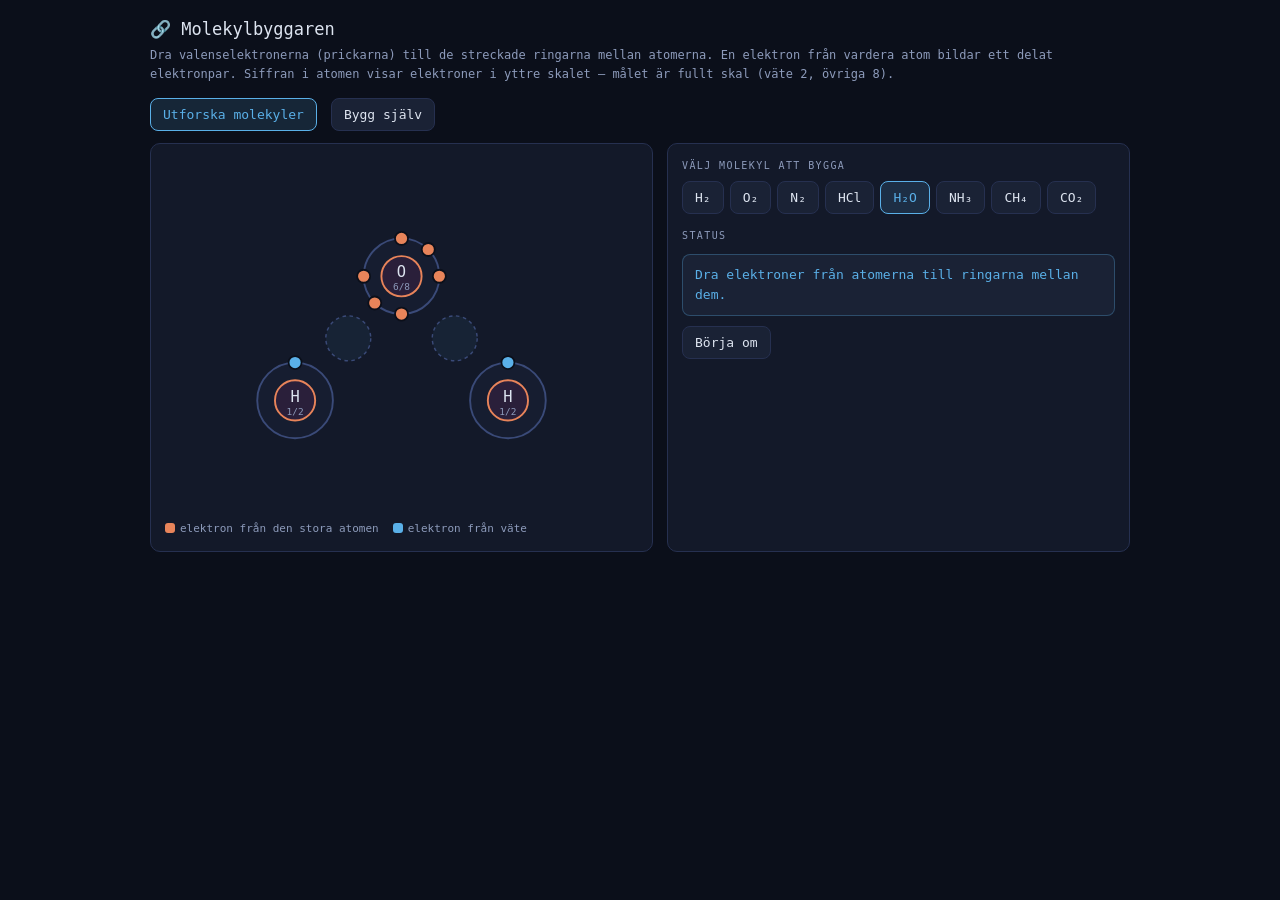
<file: apps/molekyl.html>
<!doctype html>
<html lang="sv"><head><meta charset="utf-8"><meta name="viewport" content="width=device-width,initial-scale=1">
<title>Molekylbyggaren</title>
<link rel="stylesheet" href="kemi.css"><style>svg{touch-action:none;user-select:none}</style></head><body><div class="app">

<h1>🔗 Molekylbyggaren</h1>
<p class="lead">Dra valenselektronerna (prickarna) till de streckade ringarna mellan atomerna. En elektron från vardera atom bildar ett delat elektronpar. Siffran i atomen visar elektroner i yttre skalet – målet är fullt skal (väte 2, övriga 8).</p>
<div class="row" style="margin-bottom:12px"><button id="t1" class="on">Utforska molekyler</button><button id="t2">Bygg själv</button></div>
<div class="row">
  <div class="panel grow"><svg id="svg" viewBox="0 0 400 300"></svg>
    <div class="legend"><span><i style="background:#e8845a"></i>elektron från den stora atomen</span><span><i style="background:#5ab0e8"></i>elektron från väte</span></div></div>
  <div class="panel grow" style="flex-basis:280px">
    <div id="mode1"><div class="label">Välj molekyl att bygga</div><div id="mols" style="display:flex;flex-wrap:wrap;gap:6px"></div></div>
    <div id="mode2" style="display:none"><div class="label">Välj atom i mitten</div><div id="centers" style="display:flex;flex-wrap:wrap;gap:6px"></div>
      <div class="ctrl" style="margin-top:12px"><span class="name">Väteatomer</span><button id="h-">−</button><span class="val" id="hv">0</span><button id="h+">+</button></div></div>
    <div class="label" style="margin-top:14px">Status</div>
    <div class="msg info" id="msg"></div>
    <div style="margin-top:10px"><button id="reset">Börja om</button></div>
  </div>
</div>
</div><script src="kemi.js"></script><script>

const V={H:1,C:4,N:5,O:6,F:7,Cl:7};
const MOL=[
 {f:"H₂",name:"Väte",a:[["H",130,150],["H",270,150]],b:[[0,1,1]]},
 {f:"O₂",name:"Syre",a:[["O",130,150],["O",270,150]],b:[[0,1,2]]},
 {f:"N₂",name:"Kväve",a:[["N",130,150],["N",270,150]],b:[[0,1,3]]},
 {f:"HCl",name:"Väteklorid",a:[["H",130,150],["Cl",270,150]],b:[[0,1,1]]},
 {f:"H₂O",name:"Vatten",a:[["O",200,100],["H",110,205],["H",290,205]],b:[[0,1,1],[0,2,1]]},
 {f:"NH₃",name:"Ammoniak",a:[["N",200,100],["H",95,205],["H",200,238],["H",305,205]],b:[[0,1,1],[0,2,1],[0,3,1]]},
 {f:"CH₄",name:"Metan",a:[["C",200,150],["H",200,38],["H",200,262],["H",88,150],["H",312,150]],b:[[0,1,1],[0,2,1],[0,3,1],[0,4,1]]},
 {f:"CO₂",name:"Koldioxid",a:[["O",60,150],["C",200,150],["O",340,150]],b:[[0,1,2],[1,2,2]]}
];
const NAMES={C4:"Metan, CH₄",N3:"Ammoniak, NH₃",O2:"Vatten, H₂O",F1:"Fluorväte, HF",Cl1:"Väteklorid, HCl"};
const W=400,H=300,SR=32,ZR=15;
let mode=1,cur=MOL[4],center="O",h=0,mol=null,els=[];
const key=(i,j)=>i<j?i+"-"+j:j+"-"+i;
const svg=$("svg");
function setMol(m){mol=m;els=[];m.a.forEach((A,i)=>{const v=V[A[0]],slots=A[0]==="H"?2:8;
  for(let k=0;k<v;k++)els.push({atom:i,slot:Math.floor(k*slots/v),zone:null})});render()}
function zones(){return mol.b.map(([i,j])=>{const A=mol.a[i],B=mol.a[j];
  return{key:key(i,j),i,j,x:(A[1]+B[1])/2,y:(A[2]+B[2])/2,ang:Math.atan2(B[2]-A[2],B[1]-A[1])}})}
function bondsNow(){const out={};zones().forEach(z=>{
  const a=els.filter(e=>e.zone===z.key&&e.atom===z.i).length,b=els.filter(e=>e.zone===z.key&&e.atom===z.j).length;
  if(a||b)out[z.key]=a===b?a:-1});return out}
function color(i){return mol.a[i][0]==="H"?"#5ab0e8":"#e8845a"}
function render(){
  svg.innerHTML="";const Z=zones();
  Z.forEach(z=>svg.appendChild(mkSvg("circle",{cx:z.x,cy:z.y,r:ZR+4,fill:"rgba(90,176,232,.06)",stroke:"#3a4a78","stroke-width":1.2,"stroke-dasharray":"3 3"})));
  const tots=mol.a.map((A,i)=>{
    const own=els.filter(e=>e.atom===i).length;
    const partner=els.filter(e=>e.zone&&e.atom!==i&&Z.some(z=>z.key===e.zone&&(z.i===i||z.j===i))).length;
    return own+partner});
  mol.a.forEach((A,i)=>{const need=A[0]==="H"?2:8,t=tots[i];
    svg.appendChild(mkSvg("circle",{cx:A[1],cy:A[2],r:SR,fill:"#161d30",stroke:t===need?"#5ecfa0":"#3a4a78","stroke-width":1.6}));
    svg.appendChild(mkSvg("circle",{cx:A[1],cy:A[2],r:17,fill:"#2a1f3a",stroke:"#e8845a","stroke-width":1.6}));
    svg.appendChild(mkSvg("text",{x:A[1],y:A[2]+1,"text-anchor":"middle","font-size":13,fill:"#dde4f0"},A[0]));
    svg.appendChild(mkSvg("text",{x:A[1],y:A[2]+12,"text-anchor":"middle","font-size":8,fill:t===need?"#5ecfa0":t>need?"#e85a5a":"#8d9bbb"},t+"/"+need));});
  const pos=e=>{
    if(!e.zone){const A=mol.a[e.atom],slots=A[0]==="H"?2:8,ang=-Math.PI/2+e.slot*2*Math.PI/slots;
      return[A[1]+SR*Math.cos(ang),A[2]+SR*Math.sin(ang)]}
    const z=Z.find(x=>x.key===e.zone),same=els.filter(o=>o.zone===e.zone);
    const sI=same.filter(o=>o.atom===z.i),sJ=same.filter(o=>o.atom===z.j);
    const list=e.atom===z.i?sI:sJ,idx=list.indexOf(e),al=e.atom===z.i?-6:6;
    const ac=(idx-(Math.max(sI.length,sJ.length)-1)/2)*11,nx=-Math.sin(z.ang),ny=Math.cos(z.ang);
    return[z.x+Math.cos(z.ang)*al+nx*ac,z.y+Math.sin(z.ang)*al+ny*ac]};
  els.forEach(e=>{const[x,y]=pos(e);
    const d=mkSvg("circle",{cx:x,cy:y,r:5.5,fill:color(e.atom),stroke:"#0b0f1a","stroke-width":1.5});
    enableDrag(d,svg,[W,H],(px,py)=>{
      let best=null,bd=34;Z.forEach(z=>{if(z.i!==e.atom&&z.j!==e.atom)return;const dd=Math.hypot(z.x-px,z.y-py);if(dd<bd){bd=dd;best=z}});
      if(best){const side=els.filter(o=>o.zone===best.key&&o.atom===e.atom&&o!==e).length;e.zone=side<3?best.key:null}else e.zone=null;
      render()});
    svg.appendChild(d)});
  status(tots)
}
function status(tots){
  const m=$("msg"),full=mol.a.every((A,i)=>tots[i]===(A[0]==="H"?2:8)),bonds=bondsNow();
  const valid=Object.values(bonds).every(v=>v>0);
  const placed=els.some(e=>e.zone);
  if(full&&valid){
    const total=Object.values(bonds).reduce((s,v)=>s+v,0);
    const kinds=[...new Set(Object.values(bonds))].map(o=>({1:"enkelbindning",2:"dubbelbindning",3:"trippelbindning"}[o])).join(" och ");
    let name=mode===1?`${cur.name} (${cur.f})`:NAMES[center+h];
    m.className="msg good";
    m.innerHTML=`Fullt skal på alla atomer! <b>${name||"Molekyl"}</b>: ${total} delade elektronpar (${kinds}).`;
  } else {
    const miss=mol.a.map((A,i)=>({A,i,n:(A[0]==="H"?2:8)-tots[i]})).filter(x=>x.n>0);
    m.className="msg info";
    m.textContent=!placed?"Dra elektroner från atomerna till ringarna mellan dem.":
      Object.values(bonds).some(v=>v<0)?"Varje delat par behöver en elektron från vardera atom – kontrollera ringarna.":
      "Det saknas elektroner i yttre skalet hos: "+miss.map(x=>x.A[0]+(x.n>0?" ("+x.n+")":"")).join(", ")+".";
  }
}
// ── lägen ──
function buildMol(){
  const v=V[center],a=[[center,200,150]],b=[];
  for(let k=0;k<h;k++){const ang=-Math.PI/2+k*2*Math.PI/Math.max(h,1)+(h===2?.9:h===1?Math.PI/2:0);
    a.push(["H",200+Math.cos(ang)*112,150+Math.sin(ang)*112]);b.push([0,k+1,1])}
  $("hv").textContent=h;$("h+").disabled=h>=8-v;$("h-").disabled=h<=0;
  setMol({a,b,f:"",name:""});
}
function mols(){const box=$("mols");MOL.forEach(m=>{const b=document.createElement("button");b.innerHTML=m.f;b.title=m.name;
  b.onclick=()=>{cur=m;[...box.children].forEach(x=>x.classList.remove("on"));b.classList.add("on");setMol(m)};
  if(m===cur)b.className="on";box.appendChild(b)})}
function centers(){const box=$("centers");["C","N","O","F","Cl"].forEach(s=>{const b=document.createElement("button");b.textContent=s;
  b.onclick=()=>{center=s;h=0;[...box.children].forEach(x=>x.classList.toggle("on",x===b));buildMol()};if(s===center)b.className="on";box.appendChild(b)})}
$("h+").onclick=()=>{h++;buildMol()};$("h-").onclick=()=>{h--;buildMol()};
$("reset").onclick=()=>mode===1?setMol(cur):buildMol();
function setMode(n){mode=n;$("t1").classList.toggle("on",n===1);$("t2").classList.toggle("on",n===2);
  $("mode1").style.display=n===1?"":"none";$("mode2").style.display=n===2?"":"none";
  if(n===1)setMol(cur);else{h=0;buildMol()}}
$("t1").onclick=()=>setMode(1);$("t2").onclick=()=>setMode(2);
mols();centers();setMode(1);
</script></body></html>
</file>
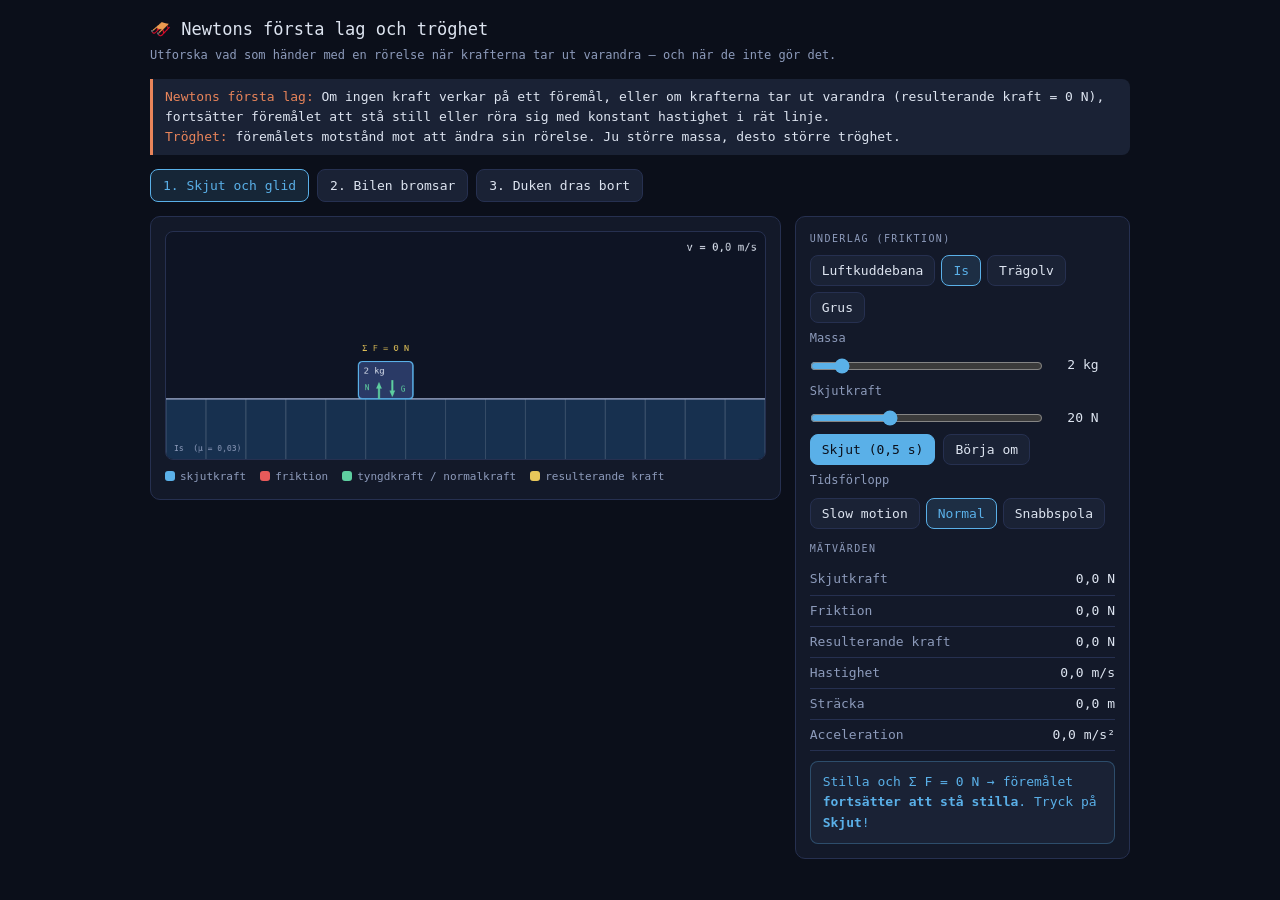
<file: apps/newton1.html>
<!doctype html>
<html lang="sv"><head><meta charset="utf-8"><meta name="viewport" content="width=device-width,initial-scale=1">
<title>Newtons första lag och tröghet</title>
<link rel="stylesheet" href="kemi.css">
<style>
canvas{display:block;width:100%;height:auto;background:#0e1424;border-radius:8px;border:1px solid var(--border)}
.tabs{display:flex;gap:8px;flex-wrap:wrap;margin-bottom:14px}
.ctrl .name{width:150px}
input[type=range]{accent-color:var(--blue);flex:1 1 140px;min-width:100px}
.law{border-left:3px solid var(--accent);padding:8px 12px;background:var(--surface2);border-radius:0 8px 8px 0;font-size:13px;margin-bottom:14px}
.law b{color:var(--accent);font-weight:500}
.seg{display:flex;gap:6px;flex-wrap:wrap}
.big{font-size:20px;color:var(--text)}
.ctrl button,.seg button{width:auto;padding:7px 11px;white-space:nowrap}
.ctrl{align-items:center}
.ctrl .name{flex:0 0 100%;width:auto}
.row{align-items:flex-start}
</style></head><body><div class="app">

<h1>🛷 Newtons första lag och tröghet</h1>
<p class="lead">Utforska vad som händer med en rörelse när krafterna tar ut varandra – och när de inte gör det.</p>

<div class="law"><b>Newtons första lag:</b> Om ingen kraft verkar på ett föremål, eller om krafterna tar ut varandra (resulterande kraft = 0 N), fortsätter föremålet att stå still eller röra sig med konstant hastighet i rät linje.<br>
<b>Tröghet:</b> föremålets motstånd mot att ändra sin rörelse. Ju större massa, desto större tröghet.</div>

<div class="tabs" id="tabs">
  <button data-s="0" class="on">1. Skjut och glid</button>
  <button data-s="1">2. Bilen bromsar</button>
  <button data-s="2">3. Duken dras bort</button>
</div>

<div class="row">
  <div class="panel grow" style="flex:2 1 480px"><canvas id="cv" width="900" height="340"></canvas>
    <div class="legend" id="legend"></div></div>
  <div class="panel grow" style="flex:1 1 260px">
    <div id="controls"></div>
    <div class="label" style="margin-top:12px">Mätvärden</div>
    <div id="stats"></div>
    <div class="msg info" id="msg"></div>
  </div>
</div>
</div>

<script>
const $=id=>document.getElementById(id);
const cv=$("cv"),ctx=cv.getContext("2d"),W=900,H=340;
const C={bg:"#0e1424",line:"#263050",text:"#dde4f0",muted:"#8d9bbb",blue:"#5ab0e8",red:"#e85a5a",green:"#5ecfa0",yellow:"#e8c75a",orange:"#e8845a",surf:"#1a2235"};
const g=9.82;
let scene=0, speed=1, last=0;

/* ---------- gemensamma hjälpare ---------- */
function arrow(x1,y1,x2,y2,col,label,lo){
  const dx=x2-x1,dy=y2-y1,L=Math.hypot(dx,dy); if(L<3)return;
  const a=Math.atan2(dy,dx),h=Math.min(11,L*.5);
  ctx.strokeStyle=col;ctx.fillStyle=col;ctx.lineWidth=3;
  ctx.beginPath();ctx.moveTo(x1,y1);ctx.lineTo(x2-Math.cos(a)*h*.6,y2-Math.sin(a)*h*.6);ctx.stroke();
  ctx.beginPath();ctx.moveTo(x2,y2);ctx.lineTo(x2-Math.cos(a-.4)*h,y2-Math.sin(a-.4)*h);ctx.lineTo(x2-Math.cos(a+.4)*h,y2-Math.sin(a+.4)*h);ctx.closePath();ctx.fill();
  if(label){ctx.font="12px DM Mono, monospace";ctx.textAlign="center";ctx.fillText(label,(x1+x2)/2+(lo?.x||0),(y1+y2)/2+(lo?.y??-8));}
}
function txt(s,x,y,col,size,al){ctx.fillStyle=col||C.text;ctx.font=(size||12)+"px DM Mono, monospace";ctx.textAlign=al||"left";ctx.fillText(s,x,y);}
function rr(x,y,w,h,r,fill,stroke){ctx.beginPath();ctx.roundRect(x,y,w,h,r);if(fill){ctx.fillStyle=fill;ctx.fill();}if(stroke){ctx.strokeStyle=stroke;ctx.lineWidth=2;ctx.stroke();}}
function setStats(rows){$("stats").innerHTML=rows.map(r=>`<div class="stat"><span>${r[0]}</span><span>${r[1]}</span></div>`).join("");}
function msg(t,cls){const m=$("msg");m.className="msg "+(cls||"info");m.innerHTML=t;}
const f1=x=>(Math.abs(x)<0.005?0:x).toFixed(1).replace(".",",");
function ctl(name,id,min,max,step,val,unit){return `<div class="ctrl"><span class="name">${name}</span><input type="range" id="${id}" min="${min}" max="${max}" step="${step}" value="${val}"><span class="val" id="${id}v" style="min-width:64px;font-size:13px">${val} ${unit}</span></div>`;}
function bindRange(id,unit,cb){const e=$(id);const u=()=>{$(id+"v").textContent=(+e.value).toString().replace(".",",")+" "+unit;cb&&cb(+e.value);};e.oninput=u;u();return e;}
function timeCtl(def){return `<div class="ctrl"><span class="name">Tidsförlopp</span><div class="seg" id="tscale">
 <button data-v="0.25">Slow motion</button><button data-v="1">Normal</button><button data-v="3">Snabbspola</button></div></div>`;}
function bindTime(def){speed=def;document.querySelectorAll("#tscale button").forEach(b=>{b.classList.toggle("on",+b.dataset.v===speed);b.onclick=()=>{speed=+b.dataset.v;document.querySelectorAll("#tscale button").forEach(x=>x.classList.toggle("on",x===b));};});}

/* ---------- Scen 1: skjut och glid ---------- */
const S1={m:2,mu:0.03,F:20,x:0,v:0,push:0,t:0};
const SURF=[["Luftkuddebana",0],["Is",0.03],["Trägolv",0.2],["Grus",0.5]];
function init1(){
  S1.x=0;S1.v=0;S1.push=0;S1.t=0;
  $("controls").innerHTML=
    `<div class="label">Underlag (friktion)</div><div class="seg" id="surf">${SURF.map(s=>`<button data-mu="${s[1]}">${s[0]}</button>`).join("")}</div>`+
    ctl("Massa","m",1,10,1,S1.m,"kg")+ctl("Skjutkraft","F",5,50,5,S1.F,"N")+
    `<div class="ctrl"><button class="primary" id="pushb">Skjut (0,5 s)</button><button id="stopb">Börja om</button></div>`+timeCtl();
  document.querySelectorAll("#surf button").forEach(b=>{b.classList.toggle("on",+b.dataset.mu===S1.mu);b.onclick=()=>{S1.mu=+b.dataset.mu;document.querySelectorAll("#surf button").forEach(x=>x.classList.toggle("on",x===b));};});
  bindRange("m","kg",v=>S1.m=v);bindRange("F","N",v=>S1.F=v);
  $("pushb").onclick=()=>{S1.push=0.5;};
  $("stopb").onclick=()=>{S1.x=0;S1.v=0;S1.push=0;};
  bindTime(1);
  $("legend").innerHTML=`<span><i style="background:${C.blue}"></i>skjutkraft</span><span><i style="background:${C.red}"></i>friktion</span><span><i style="background:${C.green}"></i>tyngdkraft / normalkraft</span><span><i style="background:${C.yellow}"></i>resulterande kraft</span>`;
}
function step1(dt){
  const m=S1.m,Fp=S1.push>0?S1.F:0,N=m*g;
  let fr=0;
  const Fmax=S1.mu*N;
  // friktion: motverkar rörelse; i vila hålls föremålet kvar om pushen är mindre än maxfriktionen
  if(Math.abs(S1.v)>1e-3) fr=-Math.sign(S1.v)*Fmax;
  else if(Math.abs(Fp)<=Fmax) fr=-Fp;
  else fr=-Fmax;
  let net=Fp+fr;
  let a=net/m,nv=S1.v+a*dt;
  if(S1.v*nv<0)nv=0;
  if(Math.abs(nv)<1e-3&&Math.abs(net)<1e-6)nv=0;
  S1.v=nv;S1.x+=S1.v*dt;
  if(S1.push>0)S1.push=Math.max(0,S1.push-dt);
  S1.fr=fr;S1.Fp=Fp;S1.net=net;
}
function draw1(){
  ctx.clearRect(0,0,W,H);
  const gy=250,px=100,off=-(S1.x*px)%60;
  // underlag
  ctx.fillStyle=S1.mu===0?"#12203a":S1.mu<0.1?"#17304f":S1.mu<0.3?"#3a2f22":"#4a3a2a";ctx.fillRect(0,gy,W,H-gy);
  ctx.strokeStyle="#ffffff22";ctx.lineWidth=2;
  for(let x=off-60;x<W+60;x+=60){ctx.beginPath();ctx.moveTo(x,gy);ctx.lineTo(x,H);ctx.stroke();}
  ctx.strokeStyle=C.muted;ctx.beginPath();ctx.moveTo(0,gy);ctx.lineTo(W,gy);ctx.stroke();
  txt(SURF.find(s=>s[1]===S1.mu)[0]+"  (μ = "+String(S1.mu).replace(".",",")+")",12,H-12,C.muted,12);
  // föremål
  const bw=70+S1.m*6,bh=50+S1.m*3,bx=330-bw/2,by=gy-bh;
  rr(bx,by,bw,bh,6,"#2a3a66",C.blue);txt(S1.m+" kg",bx+8,by+18,C.text,13,"left");
  // krafter (horisontella, 4 px/N). Normalkraft startar i kontaktytan, tyngd i tyngdpunkten.
  const cx=bx+bw/2,cy=by+bh/2,k=4,kv=1.3,Nn=S1.m*g;
  if(S1.Fp>0.1)arrow(bx-S1.Fp*k-4,cy,bx-4,cy,C.blue,S1.Fp+" N",{y:-10});
  if(Math.abs(S1.fr)>0.1){const dir=Math.sign(S1.fr);arrow(dir<0?bx+bw+Math.abs(S1.fr)*k:bx-Math.abs(S1.fr)*k,by+bh-12,dir<0?bx+bw:bx,by+bh-12,C.red,f1(Math.abs(S1.fr))+" N",{y:-8});}
  arrow(cx-10,gy,cx-10,gy-Nn*kv,C.green,"N",{x:-18,y:0});
  arrow(cx+10,cy,cx+10,cy+Nn*kv,C.green,"G",{x:16,y:4});
  const net=S1.net||0;
  if(Math.abs(net)>0.1)arrow(cx,by-14,cx+net*k,by-14,C.yellow,"Σ "+f1(net)+" N",{y:-8});
  else txt("Σ F = 0 N",cx,by-16,C.yellow,13,"center");
  // hastighetsmarkör
  txt("v = "+f1(S1.v)+" m/s",W-12,28,C.text,16,"right");
  if(Math.abs(S1.v)>0.05)arrow(W-170,48,W-170+Math.min(S1.v*30,150),48,C.orange,"",{});
  const done=S1;
  setStats([["Skjutkraft",f1(S1.Fp||0)+" N"],["Friktion",f1(Math.abs(S1.fr||0))+" N"],["Resulterande kraft",f1(net)+" N"],["Hastighet",f1(S1.v)+" m/s"],["Sträcka",f1(S1.x)+" m"],["Acceleration",f1((net)/S1.m)+" m/s²"]]);
  if(Math.abs(net)<0.05&&Math.abs(S1.v)<0.02)msg("Stilla och Σ F = 0 N → föremålet <b>fortsätter att stå stilla</b>. Tryck på <b>Skjut</b>!");
  else if(Math.abs(net)<0.05)msg(`Σ F = 0 N men föremålet rör sig → <b>konstant hastighet</b> ${f1(S1.v)} m/s. Det behövs ingen kraft för att hålla en rörelse igång. På "Luftkuddebana" fortsätter det för evigt.`,"good");
  else msg(`Σ F ≠ 0 → hastigheten <b>ändras</b> (a = F/m = ${f1(net/S1.m)} m/s²). Prova större massa: större tröghet ger mindre hastighetsändring.`);
}

/* ---------- Scen 2: bilen bromsar ---------- */
const S2={v0:50,belt:false,state:"idle",x:0,v:0,vp:0,r:0,t:0,crash:0,mark:0};
const GAP=0.65,A2=8;
function init2(){
  resetCar();
  $("controls").innerHTML=
    ctl("Starthastighet","v0",20,90,10,S2.v0,"km/h")+
    `<div class="ctrl"><span class="name">Bilbälte</span><div class="seg"><button id="beltoff">Av</button><button id="belton">På</button></div></div>
     <div class="ctrl"><button class="primary" id="brake">Bromsa!</button><button id="rst">Börja om</button></div>`+timeCtl();
  bindRange("v0","km/h",v=>{S2.v0=v;if(S2.state==="idle")resetCar();});
  const bs=()=>{$("beltoff").classList.toggle("on",!S2.belt);$("belton").classList.toggle("on",S2.belt);};
  $("beltoff").onclick=()=>{if(S2.state==="idle"){S2.belt=false;bs();}};
  $("belton").onclick=()=>{if(S2.state==="idle"){S2.belt=true;bs();}};bs();
  $("brake").onclick=()=>{if(S2.state==="idle"){S2.state="brake";S2.mark=S2.x;}};
  $("rst").onclick=resetCar;
  bindTime(0.25);
  $("legend").innerHTML=`<span><i style="background:${C.red}"></i>bromskraft på bilen</span><span><i style="background:${C.blue}"></i>kraft på passageraren (bälte / instrumentbräda)</span><span><i style="background:#ffffff66"></i>markering vid platsen där bromsningen börjar</span>`;
}
function resetCar(){S2.state="idle";S2.x=0;S2.v=S2.v0/3.6;S2.vp=S2.v;S2.r=0;S2.t=0;S2.crash=0;S2.fp=0;S2.fc=0;S2.sx=0;}
function step2(dt){
  if(S2.state==="idle"){S2.x+=S2.v*dt;return;}
  // bilen bromsas av friktion mot vägen
  const a=S2.v>0?A2:0;S2.fc=a?-A2*1200:0;
  S2.v=Math.max(0,S2.v-a*dt);S2.x+=S2.v*dt;
  S2.fp=0;
  if(S2.belt){S2.vp=S2.v;S2.fp=a?-A2*70:0;}
  else{
    if(S2.r<GAP){S2.r+=(S2.vp-S2.v)*dt;}   // ingen kraft på passageraren: hastigheten ändras inte
    if(S2.r>=GAP){S2.r=GAP;if(S2.vp>S2.v+0.05){S2.crash=1;}S2.vp=S2.v;S2.fp=-A2*70*3;}
  }
  if(S2.v===0){S2.fp=0;S2.fc=0;}
  if(S2.v===0&&S2.vp===0&&S2.state==="brake")S2.state="done";
}
function draw2(){
  ctx.clearRect(0,0,W,H);
  const gy=260,px=40;
  ctx.fillStyle="#1c2233";ctx.fillRect(0,gy,W,H-gy);
  ctx.strokeStyle="#ffffff44";ctx.lineWidth=3;ctx.setLineDash([30,26]);
  const off=-(S2.x*px)%56;ctx.beginPath();ctx.moveTo(off-56,gy+40);ctx.lineTo(W+56,gy+40);ctx.stroke();ctx.setLineDash([]);
  ctx.strokeStyle=C.muted;ctx.lineWidth=2;ctx.beginPath();ctx.moveTo(0,gy);ctx.lineTo(W,gy);ctx.stroke();
  // markering vid bromsstart (rör sig med marken)
  if(S2.state!=="idle"){const mx=330-(S2.x-S2.mark)*px+ (0);ctx.strokeStyle="#ffffff66";ctx.lineWidth=2;ctx.setLineDash([5,5]);ctx.beginPath();ctx.moveTo(mx+ -0,gy-130);ctx.lineTo(mx,gy);ctx.stroke();ctx.setLineDash([]);txt("här började bromsningen",mx+4,gy-134,C.muted,11);}
  // bil
  const cx=330,cy=gy-10;
  rr(cx-150,cy-60,300,52,10,"#34508a",C.blue);              // kaross
  rr(cx-85,cy-108,175,52,14,"#2a3f70",C.blue);                // hytt
  ctx.fillStyle="#0e1424";ctx.beginPath();ctx.roundRect(cx-70,cy-100,70,36,6);ctx.fill();ctx.beginPath();ctx.roundRect(cx+8,cy-100,70,36,6);ctx.fill();
  [-90,90].forEach(dx=>{ctx.fillStyle="#111";ctx.beginPath();ctx.arc(cx+dx,cy,24,0,7);ctx.fill();ctx.strokeStyle="#777";ctx.lineWidth=3;ctx.stroke();});
  // instrumentbräda / ratt (framtill = höger)
  rr(cx+50,cy-82,12,36,3,"#8d9bbb");
  // sits
  rr(cx-62,cy-92,12,50,4,"#5a4a3a");
  // passagerare (position i m → px)
  const pxm=140;const sx=cx-36+S2.r*pxm*0.9;   // 1 m = ~126 px i bilen
  const hy=cy-72;
  ctx.fillStyle=C.yellow;ctx.beginPath();ctx.arc(sx,hy-24,13,0,7);ctx.fill();
  ctx.strokeStyle=C.yellow;ctx.lineWidth=9;ctx.lineCap="round";ctx.beginPath();ctx.moveTo(sx,hy-10);ctx.lineTo(sx,hy+22);ctx.stroke();ctx.lineCap="butt";
  if(S2.belt){ctx.strokeStyle=C.green;ctx.lineWidth=4;ctx.beginPath();ctx.moveTo(cx-56,cy-92);ctx.lineTo(sx+3,hy+10);ctx.stroke();}
  if(S2.crash&&S2.state!=="idle"){txt("💥 aj!",sx+30,hy-30,C.red,18);}
  // krafter
  if(S2.state==="brake"&&S2.fc)arrow(cx+10,gy+28,cx-120,gy+28,C.red,"bromskraft",{y:-8});
  if(S2.fp){const L=Math.min(120,Math.abs(S2.fp)/2.4);arrow(sx+10,hy+30,sx+10-L,hy+30,C.blue,S2.belt?"bältet":"instrumentbräda",{y:20});}
  else if(S2.state!=="idle"&&S2.state!=="done"&&!S2.belt&&S2.v>0)txt("ingen kraft på passageraren → fortsätter framåt!",12,30,C.blue,13,"left");
  txt("v = "+f1(S2.v*3.6)+" km/h",W-12,28,C.text,16,"right");
  setStats([["Bilens hastighet",f1(S2.v*3.6)+" km/h"],["Passagerarens hastighet",f1(S2.vp*3.6)+" km/h"],["Passagerare framåt i bilen",f1(S2.r*100)+" cm"],["Bromskraft på bilen",f1(Math.abs(S2.fc)/1000)+" kN"],["Kraft på passageraren",f1(Math.abs(S2.fp||0))+" N"]]);
  if(S2.state==="idle")msg("Bilen kör i konstant hastighet. Passageraren åker med – <b>samma hastighet</b>. Välj bälte av/på och tryck på <b>Bromsa!</b>");
  else if(S2.belt)msg("Bältet ger en kraft bakåt på passageraren, så passageraren bromsas <b>tillsammans med bilen</b>. Utan någon kraft hade tröghet gjort att kroppen fortsatte framåt.","good");
  else if(S2.crash)msg("Bilen bromsade, men <b>ingen kraft</b> verkade på passageraren, så den fortsatte framåt med oförändrad hastighet (<b>tröghet</b>) tills instrumentbrädan stoppade den. Därför behövs bilbälte!","bad");
  else msg("Bilen bromsar. Passageraren har ingen kraft bakåt på sig – <b>Newtons första lag</b>: den fortsätter med samma hastighet.");
}

/* ---------- Scen 3: duken dras bort ---------- */
const S3={vc:3,state:"idle",t:0,cl:0,mugx:0,mugv:0,locked:false,left:false,fall:0,fy:0,fvy:0};
const MU3=0.4,MUT=0.3,D3=0.3,EDGE=0.5,PX3=200;
function init3(){
  $("controls").innerHTML=
    ctl("Dragfart på duken","vc",0.5,5,0.5,S3.vc,"m/s")+
    `<div class="ctrl"><button class="primary" id="pull">Dra duken!</button><button id="rst3">Börja om</button></div>`+timeCtl();
  bindRange("vc","m/s",v=>{S3.vc=v;});
  $("pull").onclick=()=>{if(S3.state==="idle"){S3.state="pull";}};
  $("rst3").onclick=reset3;reset3();
  bindTime(0.25);
  $("legend").innerHTML=`<span><i style="background:${C.red}"></i>friktionskraft på muggen</span><span><i style="background:${C.green}"></i>tyngdkraft / normalkraft</span>`;
}
function reset3(){Object.assign(S3,{state:"idle",t:0,cl:0,mugx:0,mugv:0,locked:false,left:false,fall:0,fy:0,fvy:0,fr:0});}
function step3(dt){
  if(S3.state==="idle"||S3.state==="done")return;
  let fr=0;
  if(S3.fall){S3.fvy+=g*dt;S3.fy+=S3.fvy*dt;S3.mugx+=S3.mugv*dt;if(S3.fy>0.6)S3.state="done";S3.fr=0;return;}
  S3.cl+=S3.vc*dt;
  if(!S3.left){
    if(!S3.locked){
      if(S3.mugv<S3.vc){fr=MU3*g;S3.mugv=Math.min(S3.vc,S3.mugv+fr*dt);if(S3.mugv>=S3.vc)S3.locked=true;}
    } else S3.mugv=S3.vc;
    S3.mugx+=S3.mugv*dt;
    if(S3.cl-S3.mugx>=D3&&!S3.locked)S3.left=true;
    if(S3.locked)S3.left=false;
  } else {
    // muggen lämnat duken: glider på bordet
    const a=MUT*g;fr=S3.mugv>0?-a:0;S3.mugv=Math.max(0,S3.mugv-a*dt);S3.mugx+=S3.mugv*dt;
    if(S3.mugv===0&&S3.cl>EDGE+1.5)S3.state="done";
  }
  S3.fr=fr;
  if(S3.mugx>EDGE){S3.fall=1;}
  if(S3.cl>3.5&&!S3.fall&&S3.mugv===0)S3.state="done";
}
function draw3(){
  ctx.clearRect(0,0,W,H);
  const tx0=130,mx0=430,ty=230;                      // bordsyta
  const edge=mx0+EDGE*PX3;
  // bord
  ctx.fillStyle="#5a4630";ctx.fillRect(tx0,ty,edge-tx0,16);ctx.fillRect(tx0+20,ty+16,14,H-ty-16);ctx.fillRect(edge-34,ty+16,14,H-ty-16);
  ctx.fillStyle="#12182a";ctx.fillRect(0,H-6,W,6);
  // duk
  const cl=S3.cl*PX3,cx0=mx0-D3*PX3+cl,cx1=edge+60+cl;
  ctx.save();ctx.beginPath();ctx.rect(0,0,W,H);ctx.clip();
  const cl0=Math.max(cx0,tx0),cl1=Math.min(cx1,edge);
  if(cl1>cl0){ctx.fillStyle="#c8506e";ctx.fillRect(cl0,ty-4,cl1-cl0,4);}
  // hängande del utanför bordskanten
  if(cx1>edge){ctx.fillStyle="#c8506e";ctx.beginPath();ctx.moveTo(edge,ty-4);ctx.lineTo(Math.min(cx1,edge+70)+0,ty-4);ctx.lineTo(Math.min(cx1,edge+70),ty+10);ctx.lineTo(edge,ty+70);ctx.closePath();ctx.fill();}
  if(cx1>edge+70){ctx.fillStyle="#c8506e";ctx.fillRect(edge+70,ty-4,Math.min(cx1,W+300)-(edge+70),4);}
  ctx.restore();
  // hand
  const hx=Math.min(edge+75+cl,W-30);if(S3.state!=="idle"||true){txt("✋",hx,ty+20,C.text,26,"center");}
  // mugg
  const mw=44,mh=56,mx=mx0+S3.mugx*PX3,my=(S3.fall?ty+S3.fy*PX3:ty)-4;
  ctx.save();ctx.translate(mx,my);if(S3.fall)ctx.rotate(Math.min(1.4,S3.fy*2));
  rr(-mw/2,-mh,mw,mh,6,"#e8c75a",C.yellow);ctx.strokeStyle=C.yellow;ctx.lineWidth=4;ctx.beginPath();ctx.arc(mw/2+2,-mh/2,10,-1.5,1.5);ctx.stroke();ctx.restore();
  txt("mugg 0,3 kg",mx0,H-14,C.muted,11,"center");
  // krafter på muggen
  if(!S3.fall){
    arrow(mx-8,my,mx-8,my-60,C.green,"N",{x:-14,y:0});arrow(mx+8,my-mh/2,mx+8,my-mh/2+60,C.green,"G",{x:14,y:4});
    if(Math.abs(S3.fr)>0.01)arrow(mx,my+18,mx+(S3.fr>0?1:-1)*Math.min(110,Math.abs(S3.fr)*30)+0,my+18,C.red,"friktion",{y:-8});
  }
  const rel=S3.mugx*100,vm=S3.mugv;
  txt("duk: "+f1(S3.state==="idle"?0:S3.vc)+" m/s",W-12,28,C.text,15,"right");
  setStats([["Dukens hastighet",f1(S3.state==="idle"?0:S3.vc)+" m/s"],["Muggens hastighet",f1(vm)+" m/s"],["Mugg har flyttat sig",f1(rel)+" cm"],["Friktionskraft på muggen",f1(Math.abs(S3.fr||0)*0.3)+" N"],["Tröghet","mugg: 0,3 kg"]]);
  if(S3.state==="idle")msg(`Muggen står stilla på duken. Välj dragfart och tryck på <b>Dra duken!</b> (gränsen ligger vid cirka 1,5 m/s).`);
  else if(S3.fall)msg("Duken drogs så långsamt att friktionen hann få upp muggen i dukens fart. Muggen följde med och <b>ramlade av bordet</b>.","bad");
  else if(S3.state==="done"&&S3.left)msg("Duken drogs så snabbt att friktionen bara verkade en <b>mycket kort stund</b> på muggen. Muggens <b>tröghet</b> gjorde att den nästan stod kvar. Σ F ≈ 0 horisontellt efter att duken lämnat den.","good");
  else if(S3.left)msg("Duken är borta under muggen. Nu verkar bara en liten friktionskraft från bordet.","good");
  else msg("Duken glider under muggen. Friktionen försöker dra med muggen, men <b>tröghet</b> gör att muggen ändrar sin hastighet långsamt.");
}

/* ---------- loop ---------- */
const SC=[{init:init1,step:step1,draw:draw1},{init:init2,step:step2,draw:draw2},{init:init3,step:step3,draw:draw3}];
function loop(ts){
  const dt=Math.min(0.05,(ts-last)/1000||0);last=ts;
  const s=SC[scene];
  const sub=Math.max(1,Math.ceil(dt*speed/0.004)),h=dt*speed/sub;
  for(let i=0;i<sub;i++)s.step(h);
  s.draw();
  requestAnimationFrame(loop);
}
function go(i){scene=i;document.querySelectorAll("#tabs button").forEach(b=>b.classList.toggle("on",+b.dataset.s===i));SC[i].init();}
document.querySelectorAll("#tabs button").forEach(b=>b.onclick=()=>go(+b.dataset.s));
go(0);requestAnimationFrame(loop);
</script></body></html>
</file>
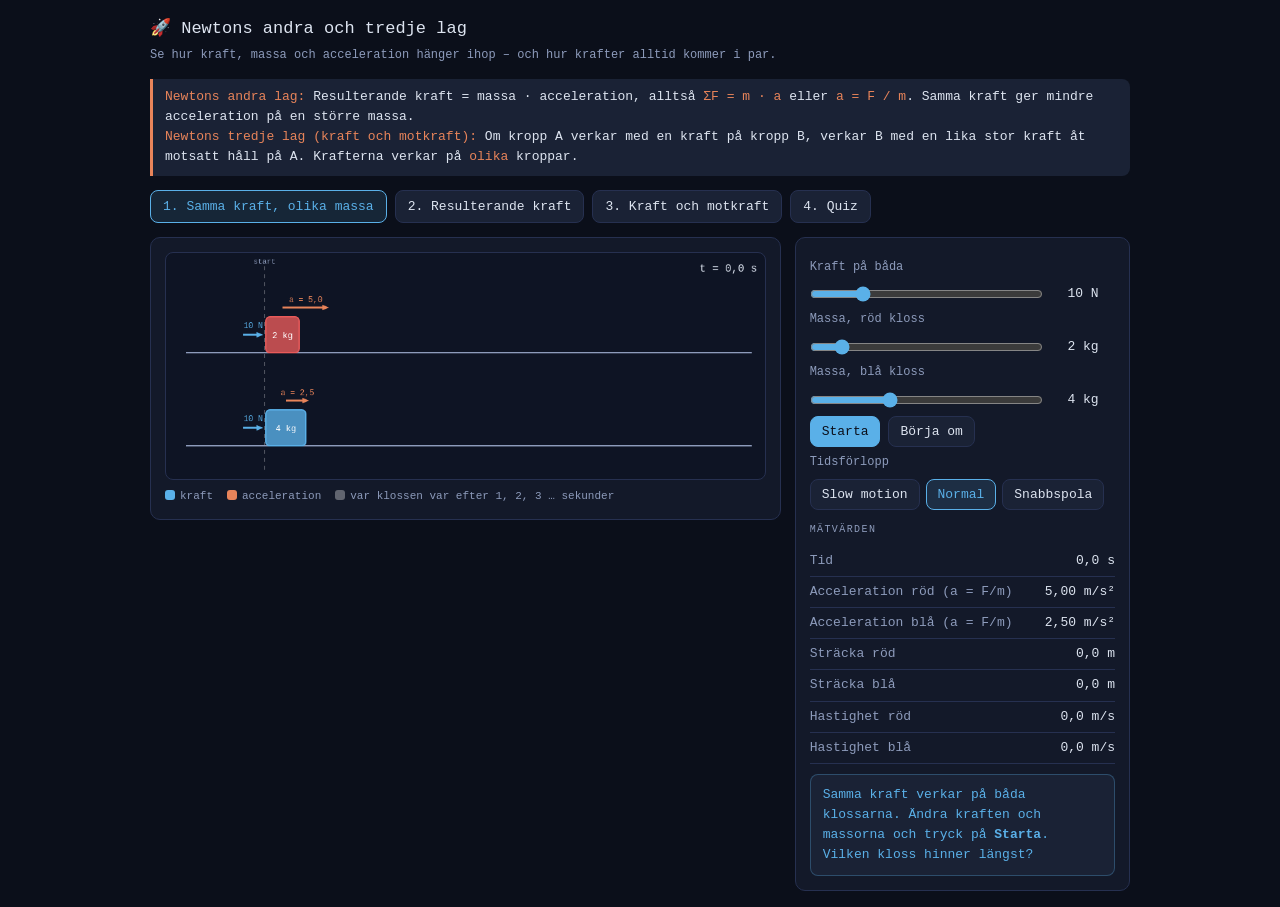
<file: apps/newton23.html>
<!doctype html>
<html lang="sv"><head><meta charset="utf-8"><meta name="viewport" content="width=device-width,initial-scale=1">
<title>Newtons andra och tredje lag</title>
<link rel="stylesheet" href="kemi.css">
<style>
canvas{display:block;width:100%;height:auto;background:#0e1424;border-radius:8px;border:1px solid var(--border)}
.tabs{display:flex;gap:8px;flex-wrap:wrap;margin-bottom:14px}
input[type=range]{accent-color:var(--blue);flex:1 1 140px;min-width:100px}
.law{border-left:3px solid var(--accent);padding:8px 12px;background:var(--surface2);border-radius:0 8px 8px 0;font-size:13px;margin-bottom:14px}
.law b{color:var(--accent);font-weight:500}
.seg{display:flex;gap:6px;flex-wrap:wrap}
.ctrl button,.seg button{width:auto;padding:7px 11px;white-space:nowrap}
.ctrl{align-items:center}
.ctrl .name{flex:0 0 100%;width:auto}
.row{align-items:flex-start}
.formula{font-size:15px;color:var(--green);margin:8px 0 2px}
.q{font-size:15px;margin-bottom:12px}
.opt{display:block;width:100%;text-align:left;margin:6px 0;white-space:normal}
.qnum{color:var(--muted);font-size:11px;letter-spacing:.14em;text-transform:uppercase;margin-bottom:6px}
</style></head><body><div class="app">

<h1>🚀 Newtons andra och tredje lag</h1>
<p class="lead">Se hur kraft, massa och acceleration hänger ihop – och hur krafter alltid kommer i par.</p>

<div class="law"><b>Newtons andra lag:</b> Resulterande kraft = massa · acceleration, alltså <b>ΣF = m · a</b> eller <b>a = F / m</b>. Samma kraft ger mindre acceleration på en större massa.<br>
<b>Newtons tredje lag (kraft och motkraft):</b> Om kropp A verkar med en kraft på kropp B, verkar B med en lika stor kraft åt motsatt håll på A. Krafterna verkar på <b>olika</b> kroppar.</div>

<div class="tabs" id="tabs">
  <button data-s="0" class="on">1. Samma kraft, olika massa</button>
  <button data-s="1">2. Resulterande kraft</button>
  <button data-s="2">3. Kraft och motkraft</button>
  <button data-s="3">4. Quiz</button>
</div>

<div class="row">
  <div class="panel grow" style="flex:2 1 480px">
    <div id="cvwrap"><canvas id="cv" width="900" height="340"></canvas><div class="legend" id="legend"></div></div>
    <div id="quiz" style="display:none"></div>
  </div>
  <div class="panel grow" style="flex:1 1 260px">
    <div id="controls"></div>
    <div id="statwrap"><div class="label" style="margin-top:12px">Mätvärden</div><div id="stats"></div></div>
    <div class="msg info" id="msg"></div>
  </div>
</div>
</div>

<script>
const $=id=>document.getElementById(id);
const cv=$("cv"),ctx=cv.getContext("2d"),W=900,H=340;
const C={bg:"#0e1424",text:"#dde4f0",muted:"#8d9bbb",blue:"#5ab0e8",red:"#e85a5a",green:"#5ecfa0",yellow:"#e8c75a",orange:"#e8845a"};
let scene=0,speed=1,last=0;

/* ---------- hjälpare ---------- */
function arrow(x1,y1,x2,y2,col,label,lo){
  const dx=x2-x1,dy=y2-y1,L=Math.hypot(dx,dy); if(L<3)return;
  const a=Math.atan2(dy,dx),h=Math.min(11,L*.5);
  ctx.strokeStyle=col;ctx.fillStyle=col;ctx.lineWidth=3;
  ctx.beginPath();ctx.moveTo(x1,y1);ctx.lineTo(x2-Math.cos(a)*h*.6,y2-Math.sin(a)*h*.6);ctx.stroke();
  ctx.beginPath();ctx.moveTo(x2,y2);ctx.lineTo(x2-Math.cos(a-.4)*h,y2-Math.sin(a-.4)*h);ctx.lineTo(x2-Math.cos(a+.4)*h,y2-Math.sin(a+.4)*h);ctx.closePath();ctx.fill();
  if(label){ctx.font="12px DM Mono, monospace";ctx.textAlign="center";ctx.fillText(label,(x1+x2)/2+(lo?.x||0),(y1+y2)/2+(lo?.y??-8));}
}
function txt(s,x,y,col,size,al){ctx.fillStyle=col||C.text;ctx.font=(size||12)+"px DM Mono, monospace";ctx.textAlign=al||"left";ctx.fillText(s,x,y);}
function rr(x,y,w,h,r,fill,stroke,dash){ctx.beginPath();ctx.roundRect(x,y,w,h,r);if(fill){ctx.fillStyle=fill;ctx.fill();}if(stroke){ctx.strokeStyle=stroke;ctx.lineWidth=2;ctx.setLineDash(dash||[]);ctx.stroke();ctx.setLineDash([]);}}
function setStats(rows){$("stats").innerHTML=rows.map(r=>`<div class="stat"><span>${r[0]}</span><span>${r[1]}</span></div>`).join("");}
function msg(t,cls){const m=$("msg");m.className="msg "+(cls||"info");m.innerHTML=t;}
const f1=x=>(Math.abs(x)<0.005?0:x).toFixed(1).replace(".",",");
const f2=x=>(Math.abs(x)<0.005?0:x).toFixed(2).replace(".",",");
function ctl(name,id,min,max,step,val,unit){return `<div class="ctrl"><span class="name">${name}</span><input type="range" id="${id}" min="${min}" max="${max}" step="${step}" value="${val}"><span class="val" id="${id}v" style="min-width:64px;font-size:13px">${val} ${unit}</span></div>`;}
function bindRange(id,unit,cb){const e=$(id);const u=()=>{$(id+"v").textContent=(+e.value).toString().replace(".",",")+" "+unit;cb&&cb(+e.value);};e.oninput=u;u();return e;}
function timeCtl(){return `<div class="ctrl"><span class="name">Tidsförlopp</span><div class="seg" id="tscale"><button data-v="0.25">Slow motion</button><button data-v="1">Normal</button><button data-v="3">Snabbspola</button></div></div>`;}
function bindTime(def){speed=def;document.querySelectorAll("#tscale button").forEach(b=>{b.classList.toggle("on",+b.dataset.v===speed);b.onclick=()=>{speed=+b.dataset.v;document.querySelectorAll("#tscale button").forEach(x=>x.classList.toggle("on",x===b));};});}
function ground(y,off){
  ctx.fillStyle="#17304f";ctx.fillRect(0,y,W,H-y);
  ctx.strokeStyle="#ffffff22";ctx.lineWidth=2;
  for(let x=off-60;x<W+60;x+=60){ctx.beginPath();ctx.moveTo(x,y);ctx.lineTo(x,H);ctx.stroke();}
  ctx.strokeStyle=C.muted;ctx.beginPath();ctx.moveTo(0,y);ctx.lineTo(W,y);ctx.stroke();
}

/* ---------- Scen 1: samma kraft, olika massa ---------- */
const S1={F:10,mA:2,mB:4,run:false,t:0,ghosts:[[],[]],nextG:1};
const PX1=25,X0=150,FIN=870;
function init1(){
  $("controls").innerHTML=ctl("Kraft på båda","F",2,40,2,S1.F,"N")+ctl("Massa, röd kloss","mA",1,10,1,S1.mA,"kg")+ctl("Massa, blå kloss","mB",1,10,1,S1.mB,"kg")+
    `<div class="ctrl"><button class="primary" id="go1">Starta</button><button id="rs1">Börja om</button></div>`+timeCtl();
  bindRange("F","N",v=>{S1.F=v;});bindRange("mA","kg",v=>{S1.mA=v;});bindRange("mB","kg",v=>{S1.mB=v;});
  $("go1").onclick=()=>{if(!S1.run&&S1.t===0)S1.run=true;};$("rs1").onclick=reset1;reset1();bindTime(1);
  $("legend").innerHTML=`<span><i style="background:${C.blue}"></i>kraft</span><span><i style="background:${C.orange}"></i>acceleration</span><span><i style="background:#ffffff55"></i>var klossen var efter 1, 2, 3 … sekunder</span>`;
}
function reset1(){S1.run=false;S1.t=0;S1.ghosts=[[],[]];S1.nextG=1;}
const pos1=(m,t)=>0.5*(S1.F/m)*t*t;
function step1(dt){
  if(!S1.run)return;
  const t2=S1.t+dt;
  const bw=m=>40+m*5;
  const maxS=Math.max(pos1(S1.mA,t2)*PX1+bw(S1.mA),pos1(S1.mB,t2)*PX1+bw(S1.mB));
  if(X0+maxS>=FIN){S1.run=false;return;}
  S1.t=t2;
  while(S1.t>=S1.nextG){S1.ghosts[0].push(pos1(S1.mA,S1.nextG));S1.ghosts[1].push(pos1(S1.mB,S1.nextG));S1.nextG++;}
}
function draw1(){
  ctx.clearRect(0,0,W,H);
  const lanes=[{y:150,m:S1.mA,col:"#e85a5a",name:"röd"},{y:290,m:S1.mB,col:"#5ab0e8",name:"blå"}];
  ctx.strokeStyle="#ffffff44";ctx.setLineDash([6,6]);ctx.lineWidth=2;ctx.beginPath();ctx.moveTo(X0-2,20);ctx.lineTo(X0-2,H-10);ctx.stroke();ctx.setLineDash([]);
  txt("start",X0-2,16,C.muted,11,"center");
  lanes.forEach((L,i)=>{
    ctx.strokeStyle=C.muted;ctx.lineWidth=2;ctx.beginPath();ctx.moveTo(30,L.y);ctx.lineTo(W-20,L.y);ctx.stroke();
    const bw=40+L.m*5,bh=54;
    S1.ghosts[i].forEach(s=>rr(X0+s*PX1,L.y-bh,bw,bh,6,null,"#ffffff44",[4,4]));
    const s=pos1(L.m,S1.t),bx=X0+s*PX1;
    rr(bx,L.y-bh,bw,bh,6,L.col+"cc",L.col);txt(L.m+" kg",bx+bw/2,L.y-bh/2+5,"#fff",13,"center");
    const a=S1.F/L.m;
    arrow(bx-4-S1.F*3,L.y-bh/2,bx-4,L.y-bh/2,C.blue,S1.F+" N",{y:-10});
    arrow(bx+bw/2,L.y-bh-14,bx+bw/2+a*14,L.y-bh-14,C.orange,"a = "+f1(a),{y:-8});
  });
  txt("t = "+f1(S1.t)+" s",W-12,28,C.text,16,"right");
  const aA=S1.F/S1.mA,aB=S1.F/S1.mB;
  setStats([["Tid",f1(S1.t)+" s"],["Acceleration röd (a = F/m)",f2(aA)+" m/s²"],["Acceleration blå (a = F/m)",f2(aB)+" m/s²"],["Sträcka röd",f1(pos1(S1.mA,S1.t))+" m"],["Sträcka blå",f1(pos1(S1.mB,S1.t))+" m"],["Hastighet röd",f1(aA*S1.t)+" m/s"],["Hastighet blå",f1(aB*S1.t)+" m/s"]]);
  const r=S1.mA/S1.mB;
  if(S1.t===0)msg("Samma kraft verkar på båda klossarna. Ändra kraften och massorna och tryck på <b>Starta</b>. Vilken kloss hinner längst?");
  else if(!S1.run)msg(`Efter ${f1(S1.t)} s har den lättare klossen flyttat sig längre. Med samma kraft är <b>a = F/m</b> mindre för den tyngre klossen. Förhållandet mellan accelerationerna är ${f2(aA/aB)} (massorna ${S1.mA} kg och ${S1.mB} kg).`,"good");
  else msg(`Kraften är ${S1.F} N hela tiden. Röd: a = ${S1.F}/${S1.mA} = ${f2(aA)} m/s². Blå: a = ${S1.F}/${S1.mB} = ${f2(aB)} m/s². Konstant acceleration ger <b>ökande</b> hastighet.`);
}

/* ---------- Scen 2: resulterande kraft ---------- */
const S2={m:2,F:12,Ff:4,run:false,t:0,x:0,v:0};
const PX2=30;
function init2(){
  $("controls").innerHTML=ctl("Massa","m2",1,10,1,S2.m,"kg")+ctl("Dragkraft","F2",0,40,1,S2.F,"N")+ctl("Friktionskraft","Ff",0,30,1,S2.Ff,"N")+
    `<div class="ctrl"><button class="primary" id="go2">Starta</button><button id="rs2">Börja om</button></div>`+timeCtl()+`<div class="formula" id="form2"></div>`;
  bindRange("m2","kg",v=>S2.m=v);bindRange("F2","N",v=>S2.F=v);bindRange("Ff","N",v=>S2.Ff=v);
  $("go2").onclick=()=>{S2.run=true;};$("rs2").onclick=reset2;reset2();bindTime(1);
  $("legend").innerHTML=`<span><i style="background:${C.blue}"></i>dragkraft</span><span><i style="background:${C.red}"></i>friktionskraft</span><span><i style="background:${C.yellow}"></i>resulterande kraft ΣF</span>`;
}
function reset2(){S2.run=false;S2.t=0;S2.x=0;S2.v=0;}
function net2(){
  if(S2.v<=1e-6&&S2.F<=S2.Ff)return {net:0,fr:S2.F>0?-Math.min(S2.F,S2.Ff):0};
  return {net:S2.F-S2.Ff,fr:-S2.Ff};
}
function step2(dt){
  if(!S2.run)return;
  const n=net2();
  S2.v=Math.max(0,S2.v+n.net/S2.m*dt);S2.x+=S2.v*dt;S2.t+=dt;
}
function draw2(){
  ctx.clearRect(0,0,W,H);
  const gy=250;ground(gy,-(S2.x*PX2)%60);
  const bw=70+S2.m*6,bh=50+S2.m*3,bx=330-bw/2,by=gy-bh,cy=by+bh/2;
  rr(bx,by,bw,bh,6,"#2a3a66",C.blue);txt(S2.m+" kg",bx+bw/2,cy+5,C.text,14,"center");
  const n=net2(),k=5;
  if(S2.F>0)arrow(bx-S2.F*k-4,cy,bx-4,cy,C.blue,S2.F+" N",{y:-10});
  if(n.fr<0)arrow(bx+bw+Math.abs(n.fr)*k,by+bh-14,bx+bw,by+bh-14,C.red,f1(Math.abs(n.fr))+" N",{y:-8});
  if(Math.abs(n.net)>0.01)arrow(bx+bw/2,by-16,bx+bw/2+n.net*k,by-16,C.yellow,"ΣF = "+f1(n.net)+" N",{y:-8});
  else txt("ΣF = 0 N",bx+bw/2,by-18,C.yellow,13,"center");
  txt("v = "+f1(S2.v)+" m/s",W-12,28,C.text,16,"right");
  const a=n.net/S2.m;
  setStats([["Dragkraft",f1(S2.F)+" N"],["Friktionskraft",f1(Math.abs(n.fr))+" N"],["Resulterande kraft ΣF",f1(n.net)+" N"],["Massa",S2.m+" kg"],["Acceleration a = ΣF/m",f2(a)+" m/s²"],["Hastighet",f1(S2.v)+" m/s"],["Sträcka",f1(S2.x)+" m"]]);
  $("form2").textContent=`a = ΣF / m = ${f1(n.net)} / ${S2.m} = ${f2(a)} m/s²`;
  if(!S2.run&&S2.t===0)msg("Det är den <b>resulterande kraften</b> ΣF (dragkraft minus friktion) som ger accelerationen. Prova att göra friktionen lika stor som dragkraften.");
  else if(Math.abs(n.net)<0.01&&S2.v<0.01)msg("Dragkraften är inte större än friktionen. ΣF = 0 N, så klossen <b>står stilla</b>.");
  else if(Math.abs(n.net)<0.01)msg("ΣF = 0 N → ingen acceleration. Klossen fortsätter med <b>konstant hastighet</b> (Newtons första lag).","good");
  else msg(`ΣF = ${f1(S2.F)} − ${f1(Math.abs(n.fr))} = ${f1(n.net)} N → a = ${f2(a)} m/s². Dubbla massan och accelerationen halveras.`);
}

/* ---------- Scen 3: kraft och motkraft ---------- */
const S3={mA:40,mB:80,F:100,state:"idle",t:0,xA:0,xB:0,vA:0,vB:0};
const TP=0.5,PX3=40,CX=450;
function init3(){
  $("controls").innerHTML=ctl("Anna, massa","mAn",20,100,5,S3.mA,"kg")+ctl("Bo, massa","mBo",20,100,5,S3.mB,"kg")+ctl("Tryckkraft","F3",50,300,10,S3.F,"N")+
    `<div class="ctrl"><button class="primary" id="go3">Tryck!</button><button id="rs3">Börja om</button></div>`+timeCtl();
  bindRange("mAn","kg",v=>{S3.mA=v;});bindRange("mBo","kg",v=>{S3.mB=v;});bindRange("F3","N",v=>{S3.F=v;});
  $("go3").onclick=()=>{if(S3.state==="idle")S3.state="push";};$("rs3").onclick=reset3;reset3();bindTime(0.25);
  $("legend").innerHTML=`<span><i style="background:${C.blue}"></i>kraft (verkar på den kropp pilen sitter vid)</span><span><i style="background:${C.orange}"></i>hastighet</span>`;
}
function reset3(){Object.assign(S3,{state:"idle",t:0,xA:0,xB:0,vA:0,vB:0});}
function step3(dt){
  if(S3.state==="idle")return;
  S3.t+=dt;
  if(S3.state==="push"){
    const a1=-S3.F/S3.mA,a2=S3.F/S3.mB;
    S3.vA+=a1*dt;S3.vB+=a2*dt;
    if(S3.t>=TP)S3.state="free";
  }
  S3.xA+=S3.vA*dt;S3.xB+=S3.vB*dt;
  if(S3.t>8)S3.state="done";
}
function person(x,gy,m,col,name,facing){
  const w=36+m*0.35,h=70+m*0.5;
  rr(x-w/2,gy-h,w,h,10,col+"cc",col);
  ctx.fillStyle=col;ctx.beginPath();ctx.arc(x,gy-h-16,14,0,7);ctx.fill();
  txt(name,x,gy-h/2+2,"#fff",13,"center");txt(m+" kg",x,gy-h/2+18,"#fff",12,"center");
}
function draw3(){
  ctx.clearRect(0,0,W,H);
  const gy=270;
  ctx.fillStyle="#12203a";ctx.fillRect(0,gy,W,H-gy);ctx.strokeStyle=C.muted;ctx.lineWidth=2;ctx.beginPath();ctx.moveTo(0,gy);ctx.lineTo(W,gy);ctx.stroke();
  for(let x=0;x<W;x+=60){ctx.strokeStyle="#ffffff14";ctx.beginPath();ctx.moveTo(x,gy);ctx.lineTo(x,H);ctx.stroke();}
  const wA=(36+S3.mA*0.35)/2,wB=(36+S3.mB*0.35)/2;
  const ax=CX-wA+S3.xA*PX3,bx=CX+wB+S3.xB*PX3;
  person(ax,gy,S3.mA,"#e85a5a","Anna");person(bx,gy,S3.mB,"#5ab0e8","Bo");
  const hA=70+S3.mA*0.5,hB=70+S3.mB*0.5;
  if(S3.state==="push"){
    const k=1.1,L=S3.F*k;
    // kraft på Bo: åt höger, kraft på Anna: åt vänster (båda i kontaktpunkten)
    const cx=ax+wA,ay=gy-Math.min(hA,hB)*0.4,ty=gy-Math.max(hA,hB)-52;
    arrow(cx,ay,cx+L,ay,C.blue);
    arrow(cx,ay+14,cx-L,ay+14,C.blue);
    txt("Kraft på Bo: "+S3.F+" N",cx+10,ty,C.blue,14,"left");
    txt("Kraft på Anna: "+S3.F+" N",cx-10,ty,C.blue,14,"right");
  }
  if(S3.vA<-0.02)arrow(ax,gy+22,ax+S3.vA*60,gy+22,C.orange,"v = "+f2(Math.abs(S3.vA))+" m/s",{y:16});
  if(S3.vB>0.02)arrow(bx,gy+22,bx+S3.vB*60,gy+22,C.orange,"v = "+f2(S3.vB)+" m/s",{y:16});
  txt("t = "+f2(S3.t)+" s",W-12,28,C.text,16,"right");
  const aA=S3.F/S3.mA,aB=S3.F/S3.mB;
  const inPush=S3.state==="push";
  setStats([["Kraft på Bo (från Anna)",S3.F+" N"],["Kraft på Anna (från Bo)",S3.F+" N"],["Acceleration Anna (F/m)",f2(aA)+" m/s²"],["Acceleration Bo (F/m)",f2(aB)+" m/s²"],["Fart Anna efter tryck",f2(S3.F*TP/S3.mA)+" m/s"],["Fart Bo efter tryck",f2(S3.F*TP/S3.mB)+" m/s"]]);
  if(S3.state==="idle")msg("Anna och Bo står stilla på isen. När Anna trycker på Bo trycker Bo lika mycket tillbaka. Tryck på <b>Tryck!</b> (tryckandet pågår i 0,5 s).");
  else if(inPush)msg(`Anna trycker på Bo med ${S3.F} N, och Bo trycker på Anna med <b>${S3.F} N åt motsatt håll</b> (Newtons 3:e lag). Krafterna verkar på <b>olika kroppar</b>, så de tar inte ut varandra.`);
  else msg(`Krafterna var lika stora, men massorna olika. Enligt <b>a = F/m</b> fick Anna a = ${f2(aA)} m/s² och Bo a = ${f2(aB)} m/s², så den lättare åker iväg <b>fortast</b> åt motsatt håll.`,"good");
}

/* ---------- Scen 4: quiz ---------- */
const QS=[
 {q:"Du står stilla på marken. Tyngdkraften är jordens dragning på dig. Vilken kraft är dess motkraft (Newtons 3:e lag)?",o:["Marken trycker upp på dig (normalkraften)","Du drar på jorden uppåt med lika stor kraft","Luften trycker på dig"],c:1,e:"Motkraften verkar på <b>den andra kroppen</b>: jorden drar på dig, och du drar lika mycket på jorden. Normalkraften verkar på dig, precis som tyngdkraften, så den är inte motkraften. Här tar de två krafterna på dig ut varandra (Newtons 1:a lag)."},
 {q:"En häst drar en vagn framåt. Vagnen drar lika mycket bakåt på hästen. Hur kan vagnen ändå komma igång?",o:["Motkraften är mindre än kraften","Krafterna tar ut varandra, så vagnen rör sig inte","Krafterna verkar på olika kroppar, och hästen skjuter sig framåt mot marken"],c:2,e:"Kraft och motkraft verkar på <b>olika kroppar</b> och tar därför inte ut varandra. Vagnen accelererar när dragkraften på den är större än friktionen. Hästen kommer framåt för att hovarna trycker bakåt på marken och marken trycker framåt på hästen."},
 {q:"En astronaut (80 kg) tryckte på ett verktyg (2 kg) med 100 N i rymden. Vilken kraft verkar på astronauten, och vad blir hens acceleration?",o:["100 N åt motsatt håll, a = 1,25 m/s²","100 N åt samma håll, a = 50 m/s²","0 N, för astronauten är större"],c:0,e:"Motkraften är lika stor (100 N) men åt motsatt håll. a = F/m = 100/80 = 1,25 m/s² för astronauten, men 100/2 = 50 m/s² för verktyget."},
 {q:"En lastbil krockar med en myra. Vilken kraft är störst?",o:["Lastbilen på myran","Myran på lastbilen","Lika stora"],c:2,e:"Kraft och motkraft är alltid lika stora. Myran slås sönder eftersom dess massa är så liten att samma kraft ger en enorm acceleration (a = F/m)."},
 {q:"Samma kraft verkar på en kloss på 2 kg och en kloss på 4 kg. Hur förhåller sig accelerationerna?",o:["Klossen på 2 kg får dubbelt så stor acceleration","Klossarna får lika stor acceleration","Klossen på 4 kg får dubbelt så stor acceleration"],c:0,e:"a = F/m. Dubbelt så stor massa ger hälften så stor acceleration vid samma kraft."}
];
const Q={i:0,score:0,answered:false};
function initQ(){Q.i=0;Q.score=0;Q.answered=false;showQ();}
function showQ(){
  const q=QS[Q.i];
  $("controls").innerHTML=`<div class="label">Poäng</div><div class="big" style="font-size:20px">${Q.score} / ${QS.length}</div><div class="ctrl"><button id="rsq">Börja om</button></div>`;
  $("rsq").onclick=initQ;
  if(Q.i>=QS.length){
    $("quiz").innerHTML=`<div class="qnum">Klart</div><div class="q">Du fick ${Q.score} av ${QS.length} rätt.</div><button class="primary" id="again">Försök igen</button>`;
    $("again").onclick=initQ;msg(Q.score===QS.length?"Perfekt! Du kan Newtons andra och tredje lag.":"Läs förklaringarna och försök igen!",Q.score===QS.length?"good":"info");return;
  }
  $("quiz").innerHTML=`<div class="qnum">Fråga ${Q.i+1} av ${QS.length}</div><div class="q">${q.q}</div>`+q.o.map((t,i)=>`<button class="opt" data-i="${i}">${t}</button>`).join("")+`<div id="next"></div>`;
  document.querySelectorAll(".opt").forEach(b=>b.onclick=()=>answerQ(+b.dataset.i));
  Q.answered=false;msg("Välj det svar du tror är rätt.");
}
function answerQ(i){
  if(Q.answered)return;Q.answered=true;const q=QS[Q.i];
  document.querySelectorAll(".opt").forEach((b,j)=>{b.disabled=true;if(j===q.c)b.classList.add("good");else if(j===i)b.classList.add("bad");});
  if(i===q.c){Q.score++;msg("<b>Rätt!</b> "+q.e,"good");}else msg("<b>Inte riktigt.</b> "+q.e,"bad");
  $("next").innerHTML=`<button class="primary" id="nb" style="margin-top:10px">${Q.i+1<QS.length?"Nästa fråga":"Visa resultat"}</button>`;
  $("nb").onclick=()=>{Q.i++;showQ();};
  $("controls").querySelector(".big").textContent=Q.score+" / "+QS.length;
}

/* ---------- loop ---------- */
const SC=[{init:init1,step:step1,draw:draw1},{init:init2,step:step2,draw:draw2},{init:init3,step:step3,draw:draw3},{init:initQ,step(){},draw(){}}];
function loop(ts){
  const dt=Math.min(0.05,(ts-last)/1000||0);last=ts;
  if(scene<3){
    const s=SC[scene],sub=Math.max(1,Math.ceil(dt*speed/0.004)),h=dt*speed/sub;
    for(let i=0;i<sub;i++)s.step(h);
    s.draw();
  }
  requestAnimationFrame(loop);
}
function go(i){
  scene=i;document.querySelectorAll("#tabs button").forEach(b=>b.classList.toggle("on",+b.dataset.s===i));
  const quiz=i===3;$("cvwrap").style.display=quiz?"none":"block";$("quiz").style.display=quiz?"block":"none";$("statwrap").style.display=quiz?"none":"block";
  SC[i].init();
}
document.querySelectorAll("#tabs button").forEach(b=>b.onclick=()=>go(+b.dataset.s));
go(0);requestAnimationFrame(loop);
</script></body></html>
</file>
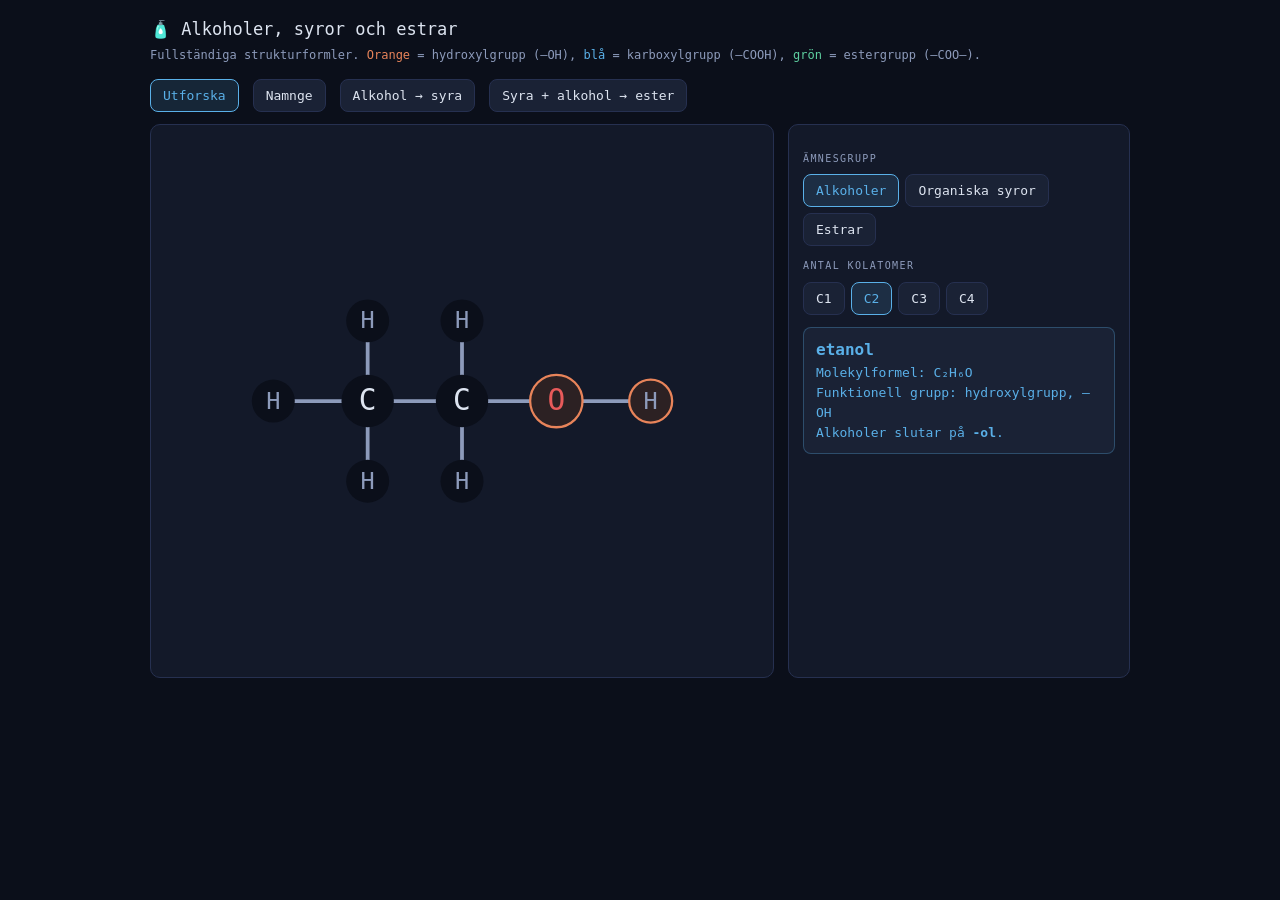
<file: apps/organisk.html>
<!doctype html>
<html lang="sv"><head><meta charset="utf-8"><meta name="viewport" content="width=device-width,initial-scale=1">
<title>Alkoholer, syror och estrar</title>
<link rel="stylesheet" href="kemi.css"><style>svg{touch-action:manipulation;user-select:none}</style></head><body><div class="app">

<h1>🧴 Alkoholer, syror och estrar</h1>
<p class="lead">Fullständiga strukturformler. <span style="color:#e8845a">Orange</span> = hydroxylgrupp (–OH), <span style="color:#5ab0e8">blå</span> = karboxylgrupp (–COOH), <span style="color:#5ecfa0">grön</span> = estergrupp (–COO–).</p>
<div class="row" style="margin-bottom:12px">
  <button id="t-explore" class="on">Utforska</button><button id="t-quiz">Namnge</button>
  <button id="t-ox">Alkohol → syra</button><button id="t-est">Syra + alkohol → ester</button>
</div>
<div class="row">
  <div class="panel grow" style="flex:2 1 460px"><div id="stage"></div></div>
  <div class="panel grow" style="flex:1 1 260px"><div id="side"></div><div class="msg info" id="msg" style="margin-top:12px"></div></div>
</div>
</div><script src="kemi.js"></script><script>

const AN=["metanol","etanol","propanol","butanol"],SN=["metansyra","etansyra","propansyra","butansyra"],
      AL=["metyl","etyl","propyl","butyl"],ES=["metanoat","etanoat","propanoat","butanoat"];
const TRIV={"metansyra":"myrsyra","etansyra":"ättiksyra"};
// ── Molekylbyggare (rutnät: x längs kedjan, y = ±1 för väte/syre ovan och under) ──
function M(){return{atoms:[],bonds:[],n:0}}
function add(m,sym,x,y,grp){const a={id:"a"+(m.n++),sym,x,y,grp:grp||""};m.atoms.push(a);return a}
function bnd(m,a,b,o){m.bonds.push([a.id,b.id,o||1])}
function chain(m,x0,count,leftH,rightH){const cs=[];
  for(let i=0;i<count;i++){const c=add(m,"C",x0+i,0);cs.push(c);
    c.hu=add(m,"H",x0+i,-1);c.hd=add(m,"H",x0+i,1);bnd(m,c,c.hu);bnd(m,c,c.hd);if(i>0)bnd(m,cs[i-1],c)}
  if(leftH){const h=add(m,"H",x0-1,0);bnd(m,cs[0],h)}
  if(rightH){const h=add(m,"H",x0+count,0);bnd(m,cs[count-1],h)}
  return cs}
function alcohol(n){const m=M(),cs=chain(m,0,n,true,false),c=cs[n-1];
  const o=add(m,"O",n,0,"oh"),h=add(m,"H",n+1,0,"oh");bnd(m,c,o);bnd(m,o,h);
  m.ox=[c.hu.id,c.hd.id];m.oh={o:o.id,h:h.id};m.cx=c.x;return m}
function acid(n){const m=M();let c;
  if(n===1){c=add(m,"C",0,0,"cooh");const h=add(m,"H",-1,0);bnd(m,c,h)}
  else{const cs=chain(m,0,n-1,true,false);c=add(m,"C",n-1,0,"cooh");bnd(m,cs[n-2],c)}
  const o1=add(m,"O",n-1,-1,"cooh"),o2=add(m,"O",n,0,"cooh"),h=add(m,"H",n+1,0,"cooh");
  bnd(m,c,o1,2);bnd(m,c,o2);bnd(m,o2,h);m.oh={o:o2.id,h:h.id};m.newO=o1.id;return m}
function ester(na,nb){const m=M();let c;
  if(na===1){c=add(m,"C",0,0,"ester");const h=add(m,"H",-1,0);bnd(m,c,h)}
  else{const cs=chain(m,0,na-1,true,false);c=add(m,"C",na-1,0,"ester");bnd(m,cs[na-2],c)}
  const o1=add(m,"O",na-1,-1,"ester"),o2=add(m,"O",na,0,"ester");bnd(m,c,o1,2);bnd(m,c,o2);
  const cs2=chain(m,na+1,nb,false,true);bnd(m,o2,cs2[0]);return m}
function water(){const m=M(),o=add(m,"O",0,0),a=add(m,"H",-1,.9),b=add(m,"H",1,.9);bnd(m,o,a);bnd(m,o,b);return m}
function formula(m){const c={C:0,H:0,O:0};m.atoms.forEach(a=>c[a.sym]++);
  const s=n=>n>1?String(n).replace(/\d/g,d=>"₀₁₂₃₄₅₆₇₈₉"[d]):"";return "C"+s(c.C)+"H"+s(c.H)+"O"+s(c.O)}
function bounds(m){let a=1e9,b=-1e9,c=1e9,d=-1e9;m.atoms.forEach(t=>{a=Math.min(a,t.x);b=Math.max(b,t.x);c=Math.min(c,t.y);d=Math.max(d,t.y)});return{x0:a,x1:b,y0:c,y1:d}}
const GC={oh:"#e8845a",cooh:"#5ab0e8",ester:"#5ecfa0"},SC={C:"#dde4f0",O:"#e85a5a",H:"#8d9bbb"},VY=.85;
// Ritar molekylen i g med origo (ox,oy) och enhetslängd u. o: {hide,sel,click,onClick,plain}
function draw(g,m,ox,oy,u,o){o=o||{};const hide=o.hide||new Set(),by={};m.atoms.forEach(a=>by[a.id]=a);
  const P=a=>[ox+a.x*u,oy+a.y*u*VY];
  m.bonds.forEach(([i,j,ord])=>{if(hide.has(i)||hide.has(j))return;const A=P(by[i]),B=P(by[j]);
    const dx=B[0]-A[0],dy=B[1]-A[1],L=Math.hypot(dx,dy),nx=-dy/L,ny=dx/L;
    for(let k=0;k<ord;k++){const off=(k-(ord-1)/2)*Math.max(3,u*.12);
      g.appendChild(mkSvg("line",{x1:A[0]+nx*off,y1:A[1]+ny*off,x2:B[0]+nx*off,y2:B[1]+ny*off,stroke:"#8d9bbb","stroke-width":Math.max(1.2,u*.04)}))}});
  m.atoms.forEach(a=>{if(hide.has(a.id))return;const[x,y]=P(a),r=Math.max(a.sym==="H"?5:6.5,u*(a.sym==="H"?.2:.25));
    const sel=o.sel&&o.sel.has(a.id),grp=o.plain?"":a.grp;
    g.appendChild(mkSvg("circle",{cx:x,cy:y,r:r+1.5,fill:"#0b0f1a"}));
    const c=mkSvg("circle",{cx:x,cy:y,r:r+1.5,fill:sel?"rgba(232,199,90,.3)":grp?GC[grp]+"26":"transparent",stroke:sel?"#e8c75a":grp?GC[grp]:"none","stroke-width":sel?2.5:1.3});
    g.appendChild(c);
    g.appendChild(mkSvg("text",{x,y:y+r*.4,"text-anchor":"middle","font-size":r*1.25,fill:SC[a.sym],"pointer-events":"none"},a.sym));
    if(o.click&&o.click.has(a.id)){c.style.cursor="pointer";c.setAttribute("pointer-events","all");c.addEventListener("click",()=>o.onClick(a))}});
}
function place(svg,m,cx,cy,u,o){const b=bounds(m),W=(b.x1-b.x0)*u;const g=mkSvg("g",{});svg.appendChild(g);
  draw(g,m,cx-W/2-b.x0*u,cy,u,o);return{W,x0:cx-W/2,x1:cx+W/2}}
function miniSvg(m,u){const b=bounds(m),pad=16,s=mkSvg("svg",{viewBox:`${b.x0*u-pad} ${b.y0*u*VY-pad} ${(b.x1-b.x0)*u+2*pad} ${(b.y1-b.y0)*u*VY+2*pad}`});
  draw(s,m,0,0,u,{plain:false});return s}
// ── Ämnen ──
const nameAlc=n=>AN[n-1],nameAcid=n=>SN[n-1],nameEst=(na,nb)=>AL[nb-1]+ES[na-1];
function pool(){const p=[];
  for(let n=1;n<=4;n++)p.push({fam:"alc",n,name:nameAlc(n),mk:()=>alcohol(n)});
  for(let n=1;n<=4;n++)p.push({fam:"acid",n,name:nameAcid(n),mk:()=>acid(n)});
  for(let a=1;a<=4;a++)for(let b=1;b<=4;b++)p.push({fam:"est",na:a,nb:b,name:nameEst(a,b),mk:()=>ester(a,b)});
  return p}
const FAMNAME={alc:"alkohol",acid:"karboxylsyra",est:"ester"};
const stage=$("stage"),side=$("side"),msg=$("msg");
function svgBox(w,h){stage.innerHTML="";const s=mkSvg("svg",{viewBox:`0 0 ${w} ${h}`});stage.appendChild(s);return s}
function setMsg(t,c){msg.className="msg "+(c||"info");msg.innerHTML=t}
function btn(label,fn,cls){const b=document.createElement("button");b.innerHTML=label;if(cls)b.className=cls;b.onclick=fn;return b}
function row(...els){const d=document.createElement("div");d.style.cssText="display:flex;gap:6px;flex-wrap:wrap;margin:6px 0";els.forEach(e=>d.appendChild(e));return d}
function lab(t){const d=document.createElement("div");d.className="label";d.style.marginTop="12px";d.textContent=t;return d}
const tabs=["explore","quiz","ox","est"];
function setTab(t){tabs.forEach(x=>$("t-"+x).classList.toggle("on",x===t));side.innerHTML="";({explore:explore,quiz:quiz,ox:oxTab,est:estTab})[t]()}
tabs.forEach(t=>$("t-"+t).onclick=()=>setTab(t));

// ── 1. Utforska ──
let ex={fam:"alc",n:2,na:2,nb:1};
function explore(){
  side.innerHTML="";
  side.appendChild(lab("Ämnesgrupp"));
  side.appendChild(row(...[["alc","Alkoholer"],["acid","Organiska syror"],["est","Estrar"]].map(([k,t])=>btn(t,()=>{ex.fam=k;explore()},ex.fam===k?"on":""))));
  const chainBtns=(key,names)=>row(...names.map((nm,i)=>btn(`C${i+1}`,()=>{ex[key]=i+1;explore()},ex[key]===i+1?"on":"")));
  if(ex.fam==="est"){side.appendChild(lab("Syradel (antal kol)"));side.appendChild(chainBtns("na",SN));
    side.appendChild(lab("Alkoholdel (antal kol)"));side.appendChild(chainBtns("nb",AN))}
  else{side.appendChild(lab("Antal kolatomer"));side.appendChild(chainBtns("n",AN))}
  let m,name,grp,txt;
  if(ex.fam==="alc"){m=alcohol(ex.n);name=nameAlc(ex.n);grp="hydroxylgrupp, –OH";txt="Alkoholer slutar på <b>-ol</b>."}
  else if(ex.fam==="acid"){m=acid(ex.n);name=nameAcid(ex.n);grp="karboxylgrupp, –COOH";txt="Karboxylsyror slutar på <b>-syra</b>."+(TRIV[name]?` Vardagsnamn: ${TRIV[name]}.`:"")}
  else{m=ester(ex.na,ex.nb);name=nameEst(ex.na,ex.nb);grp="estergrupp, –COO–";
    txt=`Bildas av <b>${nameAcid(ex.na)}</b> och <b>${nameAlc(ex.nb)}</b>. Namnet: alkylgruppen <b>${AL[ex.nb-1]}</b> (från alkoholen) + <b>${ES[ex.na-1]}</b> (från syran).`}
  const ue=Math.min(54,520/((bounds(m).x1-bounds(m).x0)+1)),We=Math.max(300,((bounds(m).x1-bounds(m).x0)+1)*ue+70);
  const s=svgBox(We,300);place(s,m,We/2,150,ue);
  setMsg(`<b style="font-size:16px">${name}</b><br>Molekylformel: ${formula(m)}<br>Funktionell grupp: ${grp}<br>${txt}`)
}

// ── 2. Namnge (quiz) ──
let qz;
function quiz(){qz={i:0,score:0,done:false};nextQ()}
function pick(a,k){const c=a.slice(),o=[];while(o.length<k&&c.length)o.push(c.splice(Math.floor(Math.random()*c.length),1)[0]);return o}
function nextQ(){
  const P=pool();side.innerHTML="";
  if(qz.i>=10){stage.innerHTML="";side.appendChild(lab("Resultat"));setMsg(`Klart! Du fick <b>${qz.score} av 10</b> rätt.`,qz.score>=8?"good":"info");side.appendChild(btn("Försök igen",quiz,"primary"));return}
  qz.i++;qz.answered=false;
  const q=P[Math.floor(Math.random()*P.length)],type=Math.random()<.5?"name":"struct";
  const similar=P.filter(x=>x!==q&&(x.fam===q.fam)&&(q.fam!=="est"||x.na===q.na||x.nb===q.nb));
  const wrong=pick(similar.length>=3?similar:P.filter(x=>x!==q),3);
  const opts=pick([q,...wrong],4);
  side.appendChild(lab(`Fråga ${qz.i} av 10 · ${qz.score} rätt`));
  const done=(ok,chosenEl)=>{if(qz.answered)return;qz.answered=true;if(ok)qz.score++;
    side.firstChild.textContent=`Fråga ${qz.i} av 10 · ${qz.score} rätt`;
    setMsg((ok?"Rätt! ":"Inte riktigt. ")+`Det är <b>${q.name}</b> (${FAMNAME[q.fam]}, ${formula(q.mk())}).`,ok?"good":"bad");
    side.appendChild(btn(qz.i>=10?"Visa resultat":"Nästa →",nextQ,"primary"))};
  if(type==="name"){
    const s=svgBox(640,280);place(s,q.mk(),320,140,Math.min(54,520/((bounds(q.mk()).x1-bounds(q.mk()).x0)+1)),{plain:true});
    setMsg("Vad heter ämnet?");
    opts.forEach(o=>{const b=btn(o.name,()=>{done(o===q);b.classList.add(o===q?"good":"bad");[...side.querySelectorAll("button:not(.primary)")].forEach(x=>{x.disabled=true;if(x.textContent===q.name)x.classList.add("good")})});b.style.cssText="display:block;width:100%;margin:6px 0;text-align:left";side.appendChild(b)})
  }else{
    stage.innerHTML="";const grid=document.createElement("div");grid.style.cssText="display:grid;grid-template-columns:1fr 1fr;gap:10px";stage.appendChild(grid);
    setMsg(`Vilken strukturformel är <b>${q.name}</b>?`);
    opts.forEach(o=>{const m=o.mk(),b=document.createElement("button");b.style.cssText="padding:8px;display:flex;align-items:center;justify-content:center;min-height:110px";
      b.appendChild(miniSvg(m,Math.min(30,230/((bounds(m).x1-bounds(m).x0)+1))));
      b.onclick=()=>{if(qz.answered)return;done(o===q);b.classList.add(o===q?"good":"bad");if(o!==q)[...grid.children].forEach((x,i)=>{if(opts[i]===q)x.classList.add("good")});[...grid.children].forEach(x=>x.disabled=true)};grid.appendChild(b)})
  }
}

// ── 3. Alkohol → syra ──
let ox={n:2,removed:new Set(),done:false};
function oxTab(){
  side.innerHTML="";side.appendChild(lab("Välj alkohol"));
  side.appendChild(row(...AN.map((nm,i)=>btn(nm,()=>{ox={n:i+1,removed:new Set(),done:false};oxTab()},ox.n===i+1?"on":""))));
  const ctl=document.createElement("div");ctl.id="ctl";side.appendChild(ctl);
  drawOx()
}
function drawOx(){
  const al=alcohol(ox.n),m=ox.done?acid(ox.n):al,u=Math.min(56,520/((bounds(al).x1-bounds(al).x0)+1));
  const W=Math.max(300,((bounds(al).x1-bounds(al).x0)+1)*u+70),cx=W/2;
  const s=svgBox(W,300);
  const opts={};
  if(!ox.done){opts.hide=ox.removed;opts.click=new Set(al.ox.filter(id=>!ox.removed.has(id)));opts.onClick=a=>{ox.removed.add(a.id);drawOx()}}
  const p=place(s,m,cx,150,u,opts);
  const t=mkSvg("text",{x:cx,y:36,"text-anchor":"middle","font-size":15,fill:"#dde4f0"},ox.done?nameAcid(ox.n):nameAlc(ox.n));s.appendChild(t);
  const ctl=$("ctl");ctl.innerHTML="";
  if(ox.done){
    setMsg(`<b>${nameAlc(ox.n)} → ${nameAcid(ox.n)}</b><br>Oxidation: alkoholen reagerar med syre (O₂). Kolet vid –OH förlorar två väten och får en dubbelbunden syreatom (=O). Gruppen –CH₂OH har blivit <b>–COOH</b>, karboxylgruppen. De två väteatomerna och en syreatom bildar vatten.<br><br><b>${nameAlc(ox.n)} + O₂ → ${nameAcid(ox.n)} + vatten</b><br>${formula(al)} + O₂ → ${formula(acid(ox.n))} + H₂O`,"good");
    ctl.appendChild(btn("Börja om",()=>{ox.removed=new Set();ox.done=false;drawOx()}));return}
  const k=ox.removed.size;
  ctl.appendChild(lab("Steg"));
  if(k<2)setMsg(`<b>Steg ${k+1}:</b> Klicka på en av de två väteatomerna på kolet som sitter bredvid –OH (de är markerade för klick). Vid oxidation lämnar de molekylen.`+(k===1?"<br>En kvar!":""));
  else setMsg("<b>Steg 3:</b> Kolet har nu två lediga bindningar. Syret från O₂ binder in med en dubbelbindning (=O).");
  ctl.appendChild(btn("Sätt dit syre (=O)",()=>{ox.done=true;drawOx()},k<2?"":"primary")).disabled=k<2;
  ctl.appendChild(btn("Börja om",()=>{ox.removed=new Set();drawOx()})).style.marginLeft="6px";
}

// ── 4. Syra + alkohol → ester ──
let es={na:2,nb:1,selA:false,selB:false,done:false};
function estTab(){
  side.innerHTML="";
  side.appendChild(lab("Välj syra"));side.appendChild(row(...SN.map((nm,i)=>btn(nm,()=>{es={na:i+1,nb:es.nb,selA:false,selB:false,done:false};estTab()},es.na===i+1?"on":""))));
  side.appendChild(lab("Välj alkohol"));side.appendChild(row(...AN.map((nm,i)=>btn(nm,()=>{es={na:es.na,nb:i+1,selA:false,selB:false,done:false};estTab()},es.nb===i+1?"on":""))));
  const ctl=document.createElement("div");ctl.id="ctl";side.appendChild(ctl);
  drawEst()
}
function drawEst(){
  const ac=acid(es.na),al=alcohol(es.nb),er=ester(es.na,es.nb),w=water();
  const span=m=>bounds(m).x1-bounds(m).x0+1,u=Math.min(40,560/Math.max(span(ac),span(al),span(er)+3));
  const W=Math.max(300,Math.max(span(ac),span(al),es.done?span(er)+4:0)*u+70),cx=W/2;
  const s=svgBox(W,es.done?450:340);
  const txt=(x,y,t,c)=>s.appendChild(mkSvg("text",{x,y,"text-anchor":"middle","font-size":13,fill:c||"#8d9bbb"},t));
  const selA=new Set(es.selA?[ac.oh.o,ac.oh.h]:[]),selB=new Set(es.selB?[al.oh.h]:[]);
  txt(cx,20,"Syra: "+nameAcid(es.na));
  place(s,ac,cx,76,u,es.done?{hide:new Set([ac.oh.o,ac.oh.h]),sel:selA}:{sel:selA,click:new Set([...ac.atoms.map(a=>a.id)]),onClick:a=>{
    if(a.id===ac.oh.o||a.id===ac.oh.h){es.selA=true;drawEst()}
    else setMsg("Nej – titta på karboxylgruppen (–COOH). Det är <b>–OH</b> i syran som lämnar, inte den här atomen.","bad")}});
  txt(cx,134,"+","#dde4f0");
  txt(cx,156,"Alkohol: "+nameAlc(es.nb));
  place(s,al,cx,212,u,es.done?{hide:new Set([al.oh.h])}:{sel:selB,click:new Set(al.atoms.map(a=>a.id)),onClick:a=>{
    if(a.id===al.oh.h){es.selB=true;drawEst()}
    else setMsg("Nej – syran tar inte med sig den här atomen. Välj <b>väteatomen i alkoholens –OH</b>.","bad")}});
  const ctl=$("ctl");ctl.innerHTML="";
  if(es.done){
    const t0=270;s.appendChild(mkSvg("line",{x1:20,y1:t0-12,x2:W-20,y2:t0-12,stroke:"#263050"}));
    txt(cx,t0+8,"⇌   (katalysator: H⁺, till exempel svavelsyra)","#e8c75a");
    const eW=span(er)*u,wW=span(w)*u,gap=60,tot=eW+gap+wW,left=cx-tot/2;
    txt(left+eW/2,t0+34,"Ester: "+nameEst(es.na,es.nb),"#5ecfa0");
    place(s,er,left+eW/2,t0+88,u);
    txt(left+eW+gap+wW/2,t0+34,"Vatten");
    place(s,w,left+eW+gap+wW/2,t0+88,u*1.2,{plain:true});
    txt(left+eW+gap/2,t0+92,"+","#dde4f0");
    setMsg(`<b>${nameAcid(es.na)} + ${nameAlc(es.nb)} ⇌ ${nameEst(es.na,es.nb)} + vatten</b><br>${formula(ac)} + ${formula(al)} ⇌ ${formula(er)} + H₂O<br>Syrans –OH och alkoholens –H bildar vatten. Resten sätts ihop till en <b>ester</b> med den gröna estergruppen –COO–. Namnet: <b>${AL[es.nb-1]}</b> (alkoholen) + <b>${ES[es.na-1]}</b> (syran).`,"good");
    ctl.appendChild(btn("Börja om",()=>{es.selA=es.selB=es.done=false;drawEst()}));return}
  ctl.appendChild(lab("Steg"));
  if(!es.selA)setMsg("<b>Steg 1:</b> Klicka på <b>–OH</b> i syrans karboxylgrupp – den del som lämnar.");
  else if(!es.selB)setMsg("<b>Steg 2:</b> Klicka på <b>väteatomen</b> i alkoholens –OH. Den bildar vatten tillsammans med syrans –OH.");
  else setMsg("<b>Steg 3:</b> Nu kan syran och alkoholen kopplas ihop och vatten lämnar molekylen.");
  const b=btn("Bilda ester + vatten",()=>{es.done=true;drawEst()},es.selA&&es.selB?"primary":"");b.disabled=!(es.selA&&es.selB);ctl.appendChild(b);
  const r=btn("Börja om",()=>{es.selA=es.selB=false;drawEst()});r.style.marginLeft="6px";ctl.appendChild(r);
}
setTab("explore");

</script></body></html>
</file>
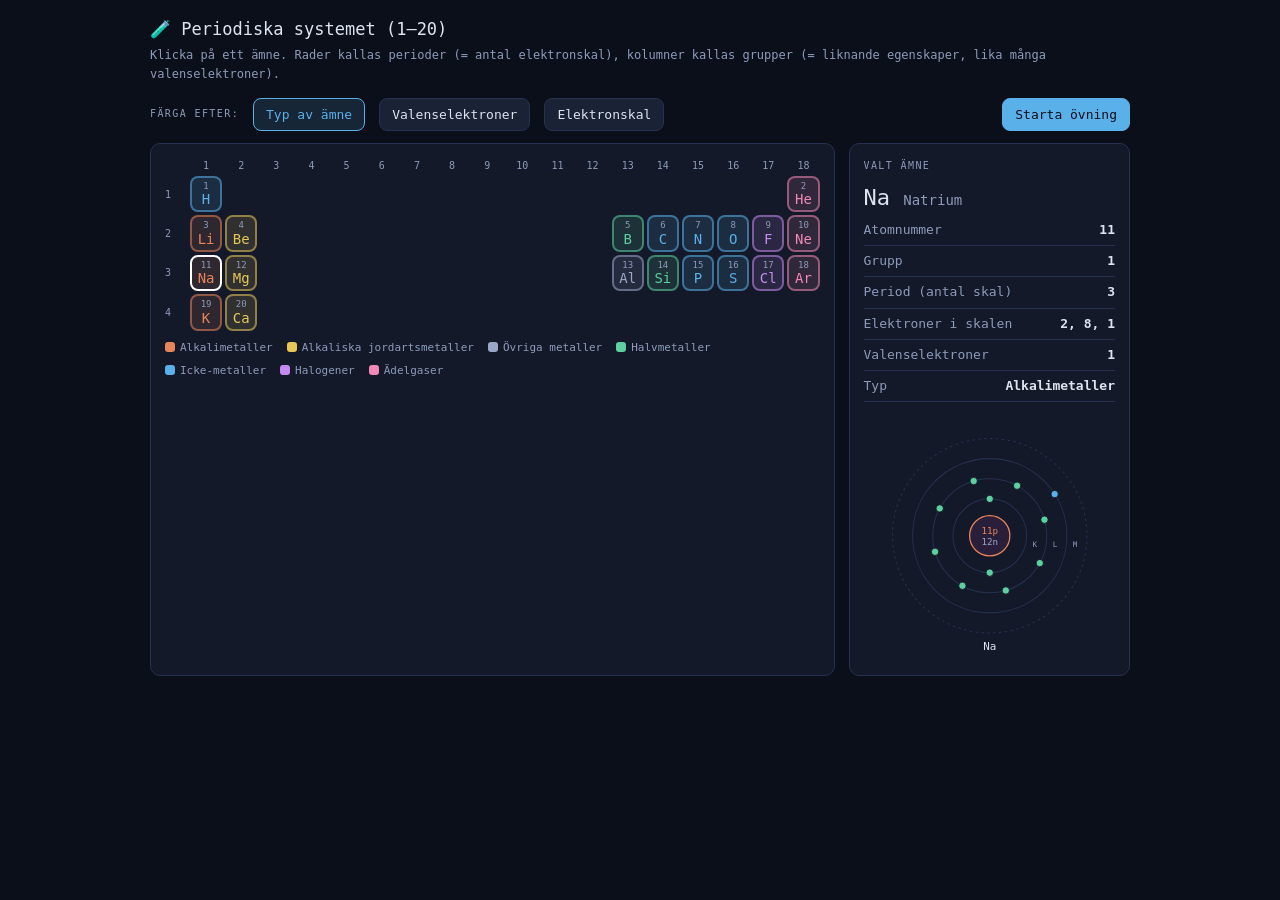
<file: apps/periodiska.html>
<!doctype html>
<html lang="sv"><head><meta charset="utf-8"><meta name="viewport" content="width=device-width,initial-scale=1">
<title>Periodiska systemet</title>
<link rel="stylesheet" href="kemi.css"></head><body><div class="app">

<h1>🧪 Periodiska systemet (1–20)</h1>
<p class="lead">Klicka på ett ämne. Rader kallas perioder (= antal elektronskal), kolumner kallas grupper (= liknande egenskaper, lika många valenselektroner).</p>
<div class="row" style="margin-bottom:12px"><span class="label" style="align-self:center;margin:0">Färga efter:</span>
  <button id="c-cat" class="on">Typ av ämne</button><button id="c-val">Valenselektroner</button><button id="c-sh">Elektronskal</button>
  <button id="quiz" class="primary" style="margin-left:auto">Starta övning</button></div>
<div class="panel" id="qpanel" style="display:none;margin-bottom:12px"><div class="label" id="qprog"></div><div id="qtext" style="font-size:16px"></div><div class="msg" id="qmsg" style="display:none"></div><button id="qnext" style="display:none;margin-top:10px" class="primary">Nästa →</button></div>
<div class="row">
  <div class="panel grow" style="flex:3 1 560px;overflow-x:auto"><div id="tbl"></div><div class="legend" id="legend"></div></div>
  <div class="panel grow" id="detailp" style="flex:1 1 240px"><div class="label">Valt ämne</div><div id="d"></div><svg id="svg" viewBox="0 0 300 300" style="max-width:260px;margin:8px auto 0"></svg></div>
</div><script src="kemi.js"></script><script>

const valence=e=>shells(e.z).pop(), nsh=e=>shells(e.z).length;
let colorMode="cat",sel=bySym("Na"),quiz=null,hl=[];
const pal=["#2a3350","#e8845a","#e8c75a","#5ecfa0","#5ab0e8","#c58af0","#f08ab4","#9aa7c7"];
function color(e){
  if(colorMode==="cat")return CAT[e.cat].color;
  if(colorMode==="val")return pal[1+((valence(e)-1)%7)];
  return ["","#5ab0e8","#5ecfa0","#e8c75a","#e8845a"][nsh(e)];
}
function legend(){
  let h="";
  if(colorMode==="cat")h=Object.values(CAT).map(c=>`<span><i style="background:${c.color}"></i>${c.name}</span>`).join("");
  else if(colorMode==="val")h=[1,2,3,4,5,6,7,8].map(n=>`<span><i style="background:${pal[1+((n-1)%7)]}"></i>${n}${n===8?" (fullt skal)":""}${n===1?" valenselektron":""}</span>`).join("");
  else h=[1,2,3,4].map(n=>`<span><i style="background:${["","#5ab0e8","#5ecfa0","#e8c75a","#e8845a"][n]}"></i>${n} skal</span>`).join("");
  $("legend").innerHTML=h;
}
function table(){
  const t=$("tbl");let h=`<div style="display:grid;grid-template-columns:22px repeat(18,minmax(28px,1fr));gap:3px;min-width:600px"><div></div>`;
  for(let g=1;g<=18;g++)h+=`<div style="text-align:center;font-size:10px;color:var(--muted)">${g}</div>`;
  for(let p=1;p<=4;p++){h+=`<div style="font-size:10px;color:var(--muted);align-self:center">${p}</div>`;
    for(let g=1;g<=18;g++){const e=EL.find(x=>x.period===p&&x.group===g);
      if(!e){h+="<div></div>";continue}
      const on=hl.includes(e.z), isSel=!quiz&&sel===e;
      h+=`<button data-z="${e.z}" style="padding:3px 0;line-height:1.15;background:${color(e)}22;border:2px solid ${isSel||on?"#fff":color(e)+"88"};${on?"box-shadow:0 0 8px #fff8;":""}">
        <div style="font-size:9px;color:var(--muted)">${e.z}</div><div style="font-size:14px;color:${color(e)}">${e.sym}</div></button>`}}
  t.innerHTML=h+"</div>";
  t.querySelectorAll("button").forEach(b=>{const e=byZ(+b.dataset.z);b.title=e.name;b.onclick=()=>pick(e);});
}
function detail(){
  const e=sel,sh=shells(e.z);
  $("d").innerHTML=`<div style="font-size:22px">${e.sym} <span style="font-size:14px;color:var(--muted)">${e.name}</span></div>
   <div class="stat"><span>Atomnummer</span><b>${e.z}</b></div><div class="stat"><span>Grupp</span><b>${e.group}</b></div>
   <div class="stat"><span>Period (antal skal)</span><b>${e.period}</b></div><div class="stat"><span>Elektroner i skalen</span><b>${sh.join(", ")}</b></div>
   <div class="stat"><span>Valenselektroner</span><b>${valence(e)}</b></div><div class="stat"><span>Typ</span><b>${CAT[e.cat].name}</b></div>`;
  const svg=$("svg");svg.innerHTML="";drawAtom(svg,{p:e.z,n:e.mass-e.z,e:e.z,maxShells:4,label:e.sym});
}
function pick(e){
  if(quiz){answer(e);return}
  sel=e;hl=[];table();detail();
}
// ── Övning ──
const Q=[
 ()=>{const c=pickOne(["halogen","adel","alkali","jord"]);const nm={halogen:"en halogen",adel:"en ädelgas",alkali:"en alkalimetall",jord:"en alkalisk jordartsmetall"}[c];return{t:`Klicka på ${nm}.`,f:e=>e.cat===c}},
 ()=>{const g=pickOne([1,2,13,14,15,16,17,18]);return{t:`Klicka på ett ämne i grupp ${g}.`,f:e=>e.group===g}},
 ()=>{const p=pickOne([1,2,3,4]);return{t:`Klicka på ett ämne i period ${p}.`,f:e=>e.period===p}},
 ()=>{const v=pickOne([1,2,3,4,5,6,7,8]);return{t:`Klicka på ett ämne med ${v} valenselektron${v>1?"er":""}.`,f:e=>valence(e)===v}},
 ()=>{const s=pickOne([1,2,3,4]);return{t:`Klicka på ett ämne med ${s} elektronskal.`,f:e=>nsh(e)===s}},
 ()=>{const s=pickOne(EL);return{t:`Vilket ämne har atomnummer ${s.z}?`,f:e=>e.z===s.z}},
 ()=>{const s=pickOne(EL.filter(e=>e.z>2));return{t:`Klicka på ett ämne som liknar ${s.name.toLowerCase()} (${s.sym}) kemiskt, alltså står i samma grupp.`,f:e=>e.group===s.group&&e!==s}}
];
function pickOne(a){return a[Math.floor(Math.random()*a.length)]}
let qi=0,score=0,cq=null,answered=false;
function startQuiz(){quiz=true;qi=0;score=0;$("qpanel").style.display="";$("quiz").textContent="Avsluta övning";hl=[];nextQ()}
function stopQuiz(){quiz=null;$("qpanel").style.display="none";$("quiz").textContent="Starta övning";hl=[];table();detail()}
function nextQ(){
  if(qi>=10){$("qtext").textContent=`Klart! Du fick ${score} av 10 rätt.`;$("qprog").textContent="Resultat";$("qnext").style.display="none";$("qmsg").style.display="none";hl=[];table();return}
  cq=pickOne(Q)();while(!EL.some(cq.f))cq=pickOne(Q)();
  qi++;answered=false;hl=[];$("qprog").textContent=`Fråga ${qi} av 10 · ${score} rätt`;$("qtext").textContent=cq.t;
  $("qmsg").style.display="none";$("qnext").style.display="none";table();
}
function answer(e){
  if(answered)return;answered=true;
  const ok=cq.f(e);if(ok)score++;
  hl=EL.filter(cq.f).map(x=>x.z);
  const m=$("qmsg");m.style.display="";m.className="msg "+(ok?"good":"bad");
  m.textContent=(ok?"Rätt! ":`Inte riktigt – ${e.name} (${e.sym}) passar inte. `)+"Alla rätta ämnen är markerade: "+EL.filter(cq.f).map(x=>x.sym).join(", ")+".";
  $("qprog").textContent=`Fråga ${qi} av 10 · ${score} rätt`;
  $("qnext").style.display="";$("qnext").textContent=qi>=10?"Visa resultat":"Nästa →";table();
}
$("qnext").onclick=nextQ;$("quiz").onclick=()=>quiz?stopQuiz():startQuiz();
[["c-cat","cat"],["c-val","val"],["c-sh","sh"]].forEach(([id,m])=>$(id).onclick=()=>{colorMode=m;["c-cat","c-val","c-sh"].forEach(x=>$(x).classList.toggle("on",x===id));legend();table()});
legend();table();detail();
</script></body></html>
</file>
<file: apps/kemi.css>
:root{--bg:#0b0f1a;--surface:#131929;--surface2:#1a2235;--border:#263050;--text:#dde4f0;--muted:#8d9bbb;--accent:#e8845a;--green:#5ecfa0;--red:#e85a5a;--blue:#5ab0e8;--yellow:#e8c75a;--mono:'DM Mono',ui-monospace,Menlo,monospace}
*{box-sizing:border-box;margin:0;padding:0}
body{font-family:var(--mono);background:var(--bg);color:var(--text);font-size:14px;line-height:1.55;padding:16px}
.app{max-width:980px;margin:0 auto}
h1{font-size:17px;font-weight:500;margin-bottom:4px}
.lead{color:var(--muted);font-size:12px;margin-bottom:14px}
.row{display:flex;gap:14px;flex-wrap:wrap}
.panel{background:var(--surface);border:1px solid var(--border);border-radius:10px;padding:14px}
.grow{flex:1 1 320px;min-width:0}
.label{font-size:10px;letter-spacing:.14em;text-transform:uppercase;color:var(--muted);margin-bottom:8px}
button{font-family:var(--mono);font-size:13px;color:var(--text);background:var(--surface2);border:1px solid var(--border);border-radius:8px;padding:8px 12px;cursor:pointer}
button:hover:not(:disabled){border-color:var(--blue)}
button:disabled{opacity:.4;cursor:default}
button.on{border-color:var(--blue);background:rgba(90,176,232,.14);color:var(--blue)}
button.good{border-color:var(--green);background:rgba(94,207,160,.14);color:var(--green)}
button.bad{border-color:var(--red);background:rgba(232,90,90,.12);color:var(--red)}
button.primary{background:var(--blue);color:#0b0f1a;border-color:var(--blue);font-weight:500}
.ctrl{display:flex;align-items:center;gap:8px;margin:6px 0;flex-wrap:wrap}
.ctrl .name{width:104px;color:var(--muted);font-size:12px}
.ctrl .val{min-width:28px;text-align:center;font-size:16px}
.ctrl button{width:34px;padding:6px 0}
.stat{display:flex;justify-content:space-between;border-bottom:1px solid var(--border);padding:5px 0;font-size:13px}
.stat span:first-child{color:var(--muted)}
.msg{margin-top:10px;padding:10px 12px;border-radius:8px;font-size:13px;background:var(--surface2);border:1px solid var(--border)}
.msg.good{border-color:rgba(94,207,160,.4);color:var(--green)}
.msg.bad{border-color:rgba(232,90,90,.4);color:var(--red)}
.msg.info{border-color:rgba(90,176,232,.3);color:var(--blue)}
svg{display:block;width:100%;height:auto}
.legend{display:flex;gap:6px 14px;flex-wrap:wrap;font-size:11px;color:var(--muted);margin-top:8px}
.legend i{display:inline-block;width:10px;height:10px;border-radius:3px;margin-right:5px;vertical-align:-1px}
sup,sub{font-size:.7em}
</file>
